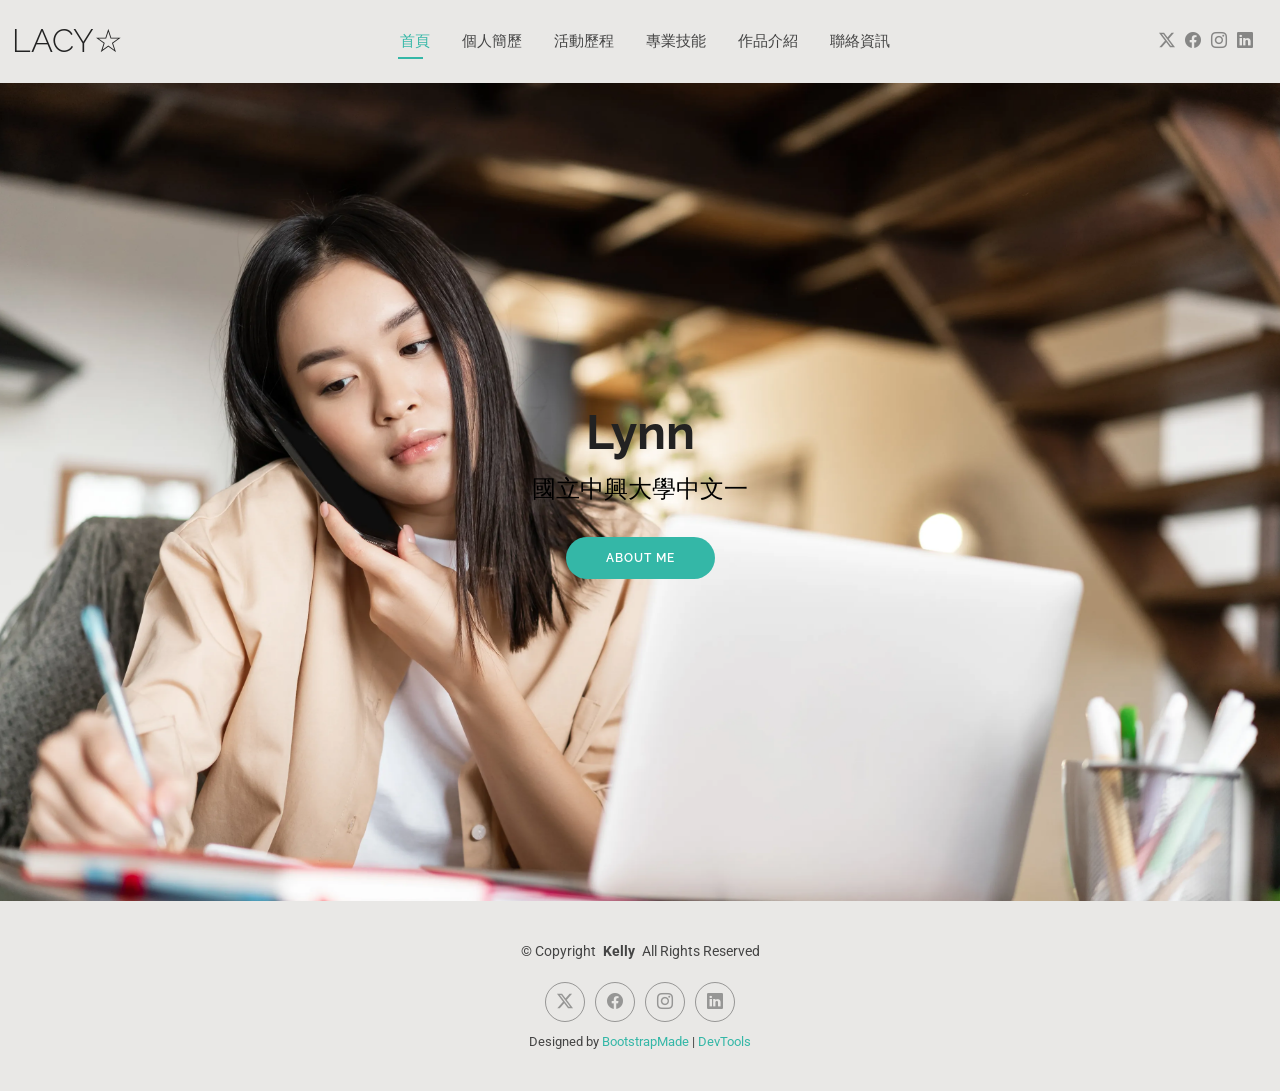
<file: index.html>
<!DOCTYPE html>
<html lang="en">

<head>
  <meta charset="utf-8">
  <meta content="width=device-width, initial-scale=1.0" name="viewport">
  <title>Lacyの首頁☆</title>
  <meta name="description" content="">
  <meta name="keywords" content="">

  <!-- Favicons -->
  <link href="assets/img/favicon.png" rel="icon">
  <link href="assets/img/apple-touch-icon.png" rel="apple-touch-icon">

  <!-- Fonts -->
  <link href="https://fonts.googleapis.com" rel="preconnect">
  <link href="https://fonts.gstatic.com" rel="preconnect" crossorigin>
  <link href="https://fonts.googleapis.com/css2?family=Roboto:ital,wght@0,100;0,300;0,400;0,500;0,700;0,900;1,100;1,300;1,400;1,500;1,700;1,900&family=Poppins:ital,wght@0,100;0,200;0,300;0,400;0,500;0,600;0,700;0,800;0,900;1,100;1,200;1,300;1,400;1,500;1,600;1,700;1,800;1,900&family=Raleway:ital,wght@0,100;0,200;0,300;0,400;0,500;0,600;0,700;0,800;0,900;1,100;1,200;1,300;1,400;1,500;1,600;1,700;1,800;1,900&display=swap" rel="stylesheet">

  <!-- Vendor CSS Files -->
  <link href="assets/vendor/bootstrap/css/bootstrap.min.css" rel="stylesheet">
  <link href="assets/vendor/bootstrap-icons/bootstrap-icons.css" rel="stylesheet">
  <link href="assets/vendor/aos/aos.css" rel="stylesheet">
  <link href="assets/vendor/swiper/swiper-bundle.min.css" rel="stylesheet">
  <link href="assets/vendor/glightbox/css/glightbox.min.css" rel="stylesheet">

  <!-- Main CSS File -->
  <link href="assets/css/main.css" rel="stylesheet">

  <!-- =======================================================
  * Template Name: Kelly
  * Template URL: https://bootstrapmade.com/kelly-free-bootstrap-cv-resume-html-template/
  * Updated: Aug 07 2024 with Bootstrap v5.3.3
  * Author: BootstrapMade.com
  * License: https://bootstrapmade.com/license/
  ======================================================== -->
</head>

<body class="index-page">

  <header id="header" class="header d-flex align-items-center light-background sticky-top">
    <div class="container-fluid position-relative d-flex align-items-center justify-content-between">

      <a href="index.html" class="logo d-flex align-items-center me-auto me-xl-0">
        <!-- Uncomment the line below if you also wish to use an image logo -->
        <!-- <img src="assets/img/logo.png" alt=""> -->
        <h1 class="sitename">Lacy☆</h1>
      </a>

      <nav id="navmenu" class="navmenu">
        <ul>
          <li><a href="index.html" class="active">首頁</a></li>
          <li><a href="about.html">個人簡歷</a></li>
          <li><a href="resume.html">活動歷程</a></li>
          <li><a href="services.html">專業技能</a></li>
          <li><a href="portfolio.html">作品介紹</a></li>
          
          <li><a href="contact.html">聯絡資訊</a></li>
        </ul>
        <i class="mobile-nav-toggle d-xl-none bi bi-list"></i>
      </nav>

      <div class="header-social-links">
        <a href="#" class="twitter"><i class="bi bi-twitter-x"></i></a>
        <a href="#" class="facebook"><i class="bi bi-facebook"></i></a>
        <a href="#" class="instagram"><i class="bi bi-instagram"></i></a>
        <a href="#" class="linkedin"><i class="bi bi-linkedin"></i></a>
      </div>

    </div>
  </header>

  <main class="main">

    <!-- Hero Section -->
    <section id="hero" class="hero section">

      <img src="assets/img/hero-bg.webp" alt="" data-aos="fade-in">

      <div class="container text-center" data-aos="zoom-out" data-aos-delay="100">
        <div class="row justify-content-center">
          <div class="col-lg-8">
            <h2>Lynn</h2>
            <p>國立中興大學中文一</p>
            <a href="about.html" class="btn-get-started">About Me</a>
          </div>
        </div>
      </div>

    </section><!-- /Hero Section -->

  </main>

  <footer id="footer" class="footer light-background">

    <div class="container">
      <div class="copyright text-center ">
        <p>© <span>Copyright</span> <strong class="px-1 sitename">Kelly</strong> <span>All Rights Reserved<br></span></p>
      </div>
      <div class="social-links d-flex justify-content-center">
        <a href=""><i class="bi bi-twitter-x"></i></a>
        <a href=""><i class="bi bi-facebook"></i></a>
        <a href=""><i class="bi bi-instagram"></i></a>
        <a href=""><i class="bi bi-linkedin"></i></a>
      </div>
      <div class="credits">
        <!-- All the links in the footer should remain intact. -->
        <!-- You can delete the links only if you've purchased the pro version. -->
        <!-- Licensing information: https://bootstrapmade.com/license/ -->
        <!-- Purchase the pro version with working PHP/AJAX contact form: [buy-url] -->
        Designed by <a href="https://bootstrapmade.com/">BootstrapMade</a> | <a href="https://bootstrapmade.com/tools/">DevTools</a>
      </div>
    </div>

  </footer>

  <!-- Scroll Top -->
  <a href="#" id="scroll-top" class="scroll-top d-flex align-items-center justify-content-center"><i class="bi bi-arrow-up-short"></i></a>

  <!-- Preloader -->
  <div id="preloader"></div>

  <!-- Vendor JS Files -->
  <script src="assets/vendor/bootstrap/js/bootstrap.bundle.min.js"></script>
  <script src="assets/vendor/php-email-form/validate.js"></script>
  <script src="assets/vendor/aos/aos.js"></script>
  <script src="assets/vendor/waypoints/noframework.waypoints.js"></script>
  <script src="assets/vendor/purecounter/purecounter_vanilla.js"></script>
  <script src="assets/vendor/swiper/swiper-bundle.min.js"></script>
  <script src="assets/vendor/glightbox/js/glightbox.min.js"></script>
  <script src="assets/vendor/imagesloaded/imagesloaded.pkgd.min.js"></script>
  <script src="assets/vendor/isotope-layout/isotope.pkgd.min.js"></script>

  <!-- Main JS File -->
  <script src="assets/js/main.js"></script>

</body>

</html>
</file>
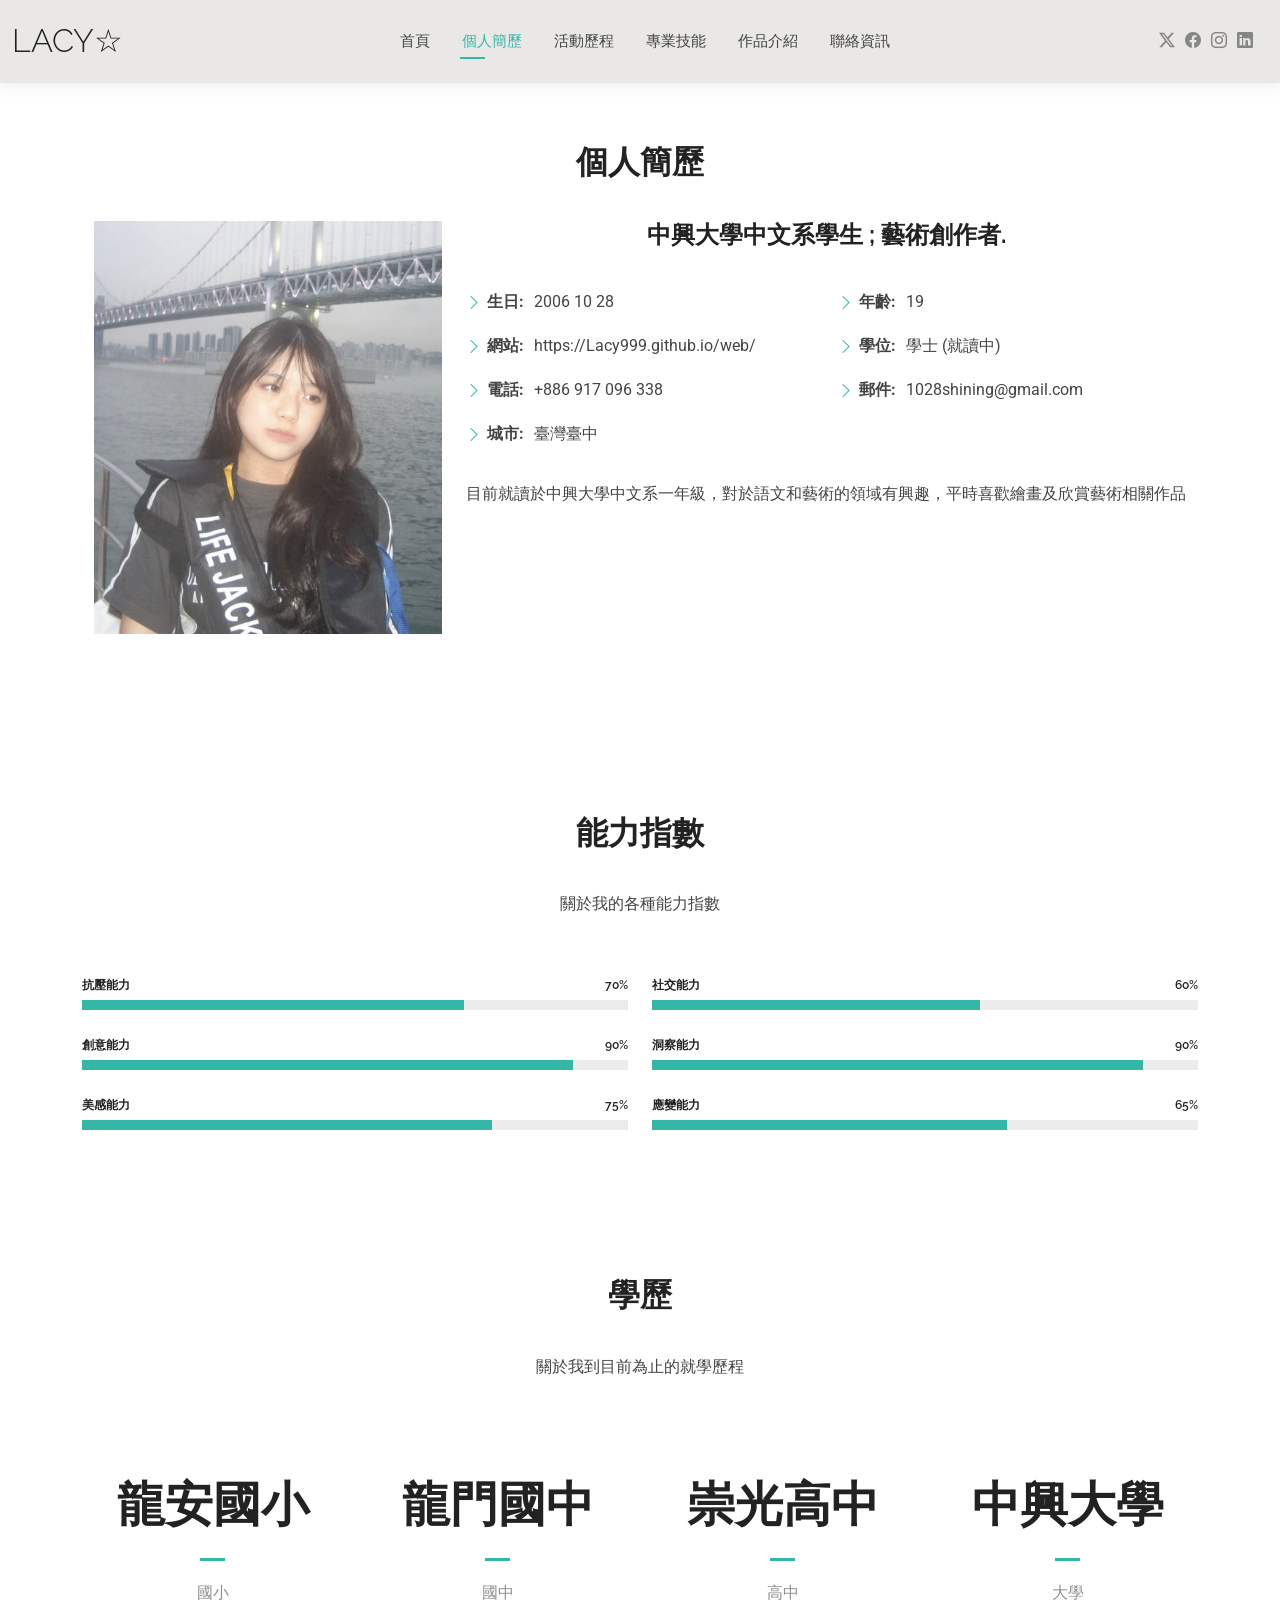
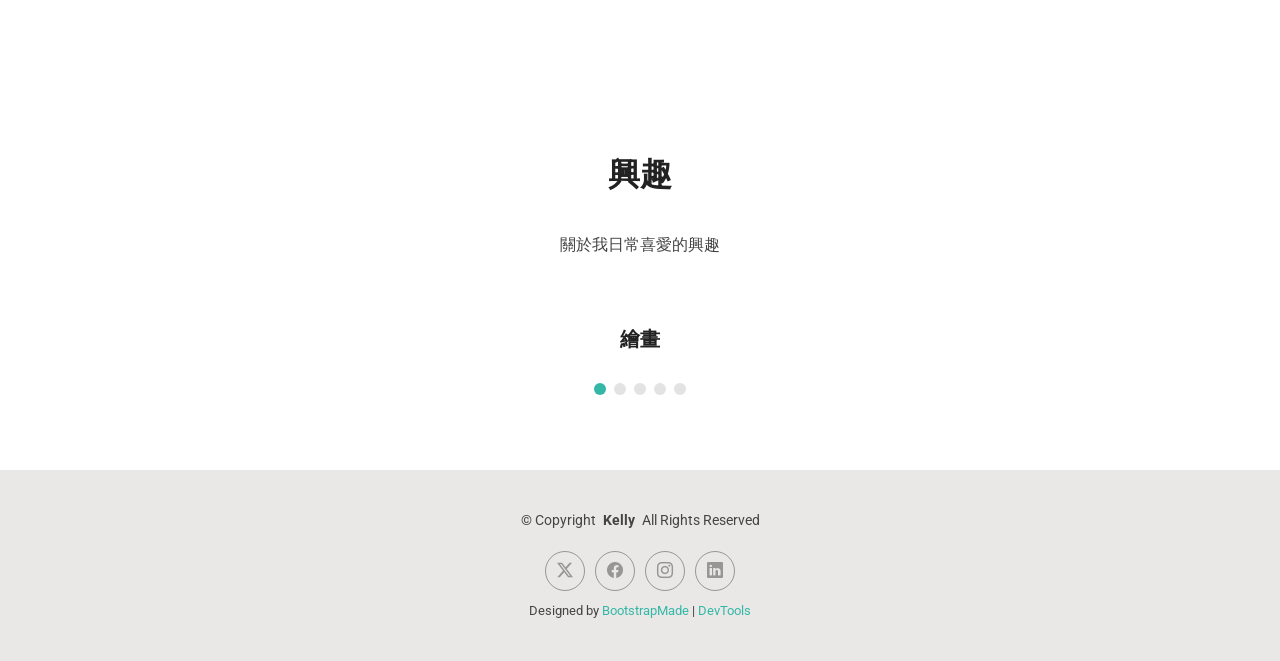
<file: about.html>
<!DOCTYPE html>
<html lang="en">

<head>
  <meta charset="utf-8">
  <meta content="width=device-width, initial-scale=1.0" name="viewport">
  <title>Lacyの個人簡歷☆</title>
  <meta name="description" content="">
  <meta name="keywords" content="">

  <!-- Favicons -->
  <link href="assets/img/favicon.png" rel="icon">
  <link href="assets/img/apple-touch-icon.png" rel="apple-touch-icon">

  <!-- Fonts -->
  <link href="https://fonts.googleapis.com" rel="preconnect">
  <link href="https://fonts.gstatic.com" rel="preconnect" crossorigin>
  <link href="https://fonts.googleapis.com/css2?family=Roboto:ital,wght@0,100;0,300;0,400;0,500;0,700;0,900;1,100;1,300;1,400;1,500;1,700;1,900&family=Poppins:ital,wght@0,100;0,200;0,300;0,400;0,500;0,600;0,700;0,800;0,900;1,100;1,200;1,300;1,400;1,500;1,600;1,700;1,800;1,900&family=Raleway:ital,wght@0,100;0,200;0,300;0,400;0,500;0,600;0,700;0,800;0,900;1,100;1,200;1,300;1,400;1,500;1,600;1,700;1,800;1,900&display=swap" rel="stylesheet">

  <!-- Vendor CSS Files -->
  <link href="assets/vendor/bootstrap/css/bootstrap.min.css" rel="stylesheet">
  <link href="assets/vendor/bootstrap-icons/bootstrap-icons.css" rel="stylesheet">
  <link href="assets/vendor/aos/aos.css" rel="stylesheet">
  <link href="assets/vendor/swiper/swiper-bundle.min.css" rel="stylesheet">
  <link href="assets/vendor/glightbox/css/glightbox.min.css" rel="stylesheet">

  <!-- Main CSS File -->
  <link href="assets/css/main.css" rel="stylesheet">

  <!-- =======================================================
  * Template Name: Kelly
  * Template URL: https://bootstrapmade.com/kelly-free-bootstrap-cv-resume-html-template/
  * Updated: Aug 07 2024 with Bootstrap v5.3.3
  * Author: BootstrapMade.com
  * License: https://bootstrapmade.com/license/
  ======================================================== -->
</head>

<body class="about-page">

  <header id="header" class="header d-flex align-items-center light-background sticky-top">
    <div class="container-fluid position-relative d-flex align-items-center justify-content-between">

      <a href="index.html" class="logo d-flex align-items-center me-auto me-xl-0">
        <!-- Uncomment the line below if you also wish to use an image logo -->
        <!-- <img src="assets/img/logo.png" alt=""> -->
        <h1 class="sitename">Lacy☆</h1>
      </a>

      <nav id="navmenu" class="navmenu">
        <ul>
          <li><a href="index.html">首頁</a></li>
          <li><a href="about.html" class="active">個人簡歷</a></li>
          <li><a href="resume.html">活動歷程</a></li>
          <li><a href="services.html">專業技能</a></li>
          <li><a href="portfolio.html">作品介紹</a></li>
         
          <li><a href="contact.html">聯絡資訊</a></li>
        </ul>
        <i class="mobile-nav-toggle d-xl-none bi bi-list"></i>
      </nav>

      <div class="header-social-links">
        <a href="#" class="twitter"><i class="bi bi-twitter-x"></i></a>
        <a href="#" class="facebook"><i class="bi bi-facebook"></i></a>
        <a href="#" class="instagram"><i class="bi bi-instagram"></i></a>
        <a href="#" class="linkedin"><i class="bi bi-linkedin"></i></a>
      </div>

    </div>
  </header>

  <main class="main">

    <!-- About Section -->
    <section id="about" class="about section">

      <!-- Section Title -->
      <div class="container section-title" data-aos="fade-up">
        <h2>個人簡歷</h2>
       

      <div class="container" data-aos="fade-up" data-aos-delay="100">

        <div class="row gy-4 justify-content-center">
          <div class="col-lg-4">
            <img src="assets/img/profile-img.jpg" class="img-fluid" alt="">
          </div>
          <div class="col-lg-8 content">
            <h2>中興大學中文系學生 ; 藝術創作者.</h2>
            <div class="row">
              <div class="col-lg-6">
                <ul>
                  <li><i class="bi bi-chevron-right"></i> <strong>生日:</strong> <span>2006 10 28</span></li>
                  <li><i class="bi bi-chevron-right"></i> <strong>網站:</strong> <span></span>https://Lacy999.github.io/web/</li>
                  <li><i class="bi bi-chevron-right"></i> <strong>電話:</strong> <span>+886 917 096 338</span></li>
                  <li><i class="bi bi-chevron-right"></i> <strong>城市:</strong> <span>臺灣臺中</span></li>
                </ul>
              </div>
              <div class="col-lg-6">
                <ul>
                  <li><i class="bi bi-chevron-right"></i> <strong>年齡:</strong> <span>19</span></li>
                  <li><i class="bi bi-chevron-right"></i> <strong>學位:</strong> <span>學士 (就讀中) </span></li>
                  <li><i class="bi bi-chevron-right"></i> <strong>郵件:</strong> <span>1028shining@gmail.com</span></li>
                </ul>
              </div>
            </div>
            <p class="py-3">
              目前就讀於中興大學中文系一年級，對於語文和藝術的領域有興趣，平時喜歡繪畫及欣賞藝術相關作品
            </p>
          </div>
        </div>

      </div>

    </section><!-- /About Section -->

    <!-- Skills Section -->
    <section id="skills" class="skills section">

      <!-- Section Title -->
      <div class="container section-title" data-aos="fade-up">
        <h2>能力指數</h2>
        <p>關於我的各種能力指數</p>
      </div><!-- End Section Title -->

      <div class="container" data-aos="fade-up" data-aos-delay="100">

        <div class="row skills-content skills-animation">

          <div class="col-lg-6">

            <div class="progress">
              <span class="skill"><span>抗壓能力</span> <i class="val">70%</i></span>
              <div class="progress-bar-wrap">
                <div class="progress-bar" role="progressbar" aria-valuenow="70" aria-valuemin="0" aria-valuemax="100"></div>
              </div>
            </div><!-- End Skills Item -->

            <div class="progress">
              <span class="skill"><span>創意能力</span> <i class="val">90%</i></span>
              <div class="progress-bar-wrap">
                <div class="progress-bar" role="progressbar" aria-valuenow="90" aria-valuemin="0" aria-valuemax="100"></div>
              </div>
            </div><!-- End Skills Item -->

            <div class="progress">
              <span class="skill"><span>美感能力</span> <i class="val">75%</i></span>
              <div class="progress-bar-wrap">
                <div class="progress-bar" role="progressbar" aria-valuenow="75" aria-valuemin="0" aria-valuemax="100"></div>
              </div>
            </div><!-- End Skills Item -->

          </div>

          <div class="col-lg-6">

            <div class="progress">
              <span class="skill"><span>社交能力</span> <i class="val">60%</i></span>
              <div class="progress-bar-wrap">
                <div class="progress-bar" role="progressbar" aria-valuenow="60" aria-valuemin="0" aria-valuemax="100"></div>
              </div>
            </div><!-- End Skills Item -->

            <div class="progress">
              <span class="skill"><span>洞察能力</span> <i class="val">90%</i></span>
              <div class="progress-bar-wrap">
                <div class="progress-bar" role="progressbar" aria-valuenow="90" aria-valuemin="0" aria-valuemax="100"></div>
              </div>
            </div><!-- End Skills Item -->

            <div class="progress">
              <span class="skill"><span>應變能力</span> <i class="val">65%</i></span>
              <div class="progress-bar-wrap">
                <div class="progress-bar" role="progressbar" aria-valuenow="65" aria-valuemin="0" aria-valuemax="100"></div>
              </div>
            </div><!-- End Skills Item -->

          </div>

        </div>

      </div>

    </section><!-- /Skills Section -->

    <!-- Stats Section -->
    <section id="stats" class="stats section">

      <!-- Section Title -->
      <div class="container section-title" data-aos="fade-up">
        <h2>學歷</h2>
        <p>關於我到目前為止的就學歷程</p>
      </div><!-- End Section Title -->

      <div class="container" data-aos="fade-up" data-aos-delay="100">

        <div class="row gy-4">

          <div class="col-lg-3 col-md-6">
            <div class="stats-item text-center w-100 h-100">
              <span>龍安國小</span>
              <p>國小</p>
            </div>
          </div><!-- End Stats Item -->

          <div class="col-lg-3 col-md-6">
            <div class="stats-item text-center w-100 h-100">
              <span>龍門國中</span>
              <p>國中</p>
            </div>
          </div><!-- End Stats Item -->

          <div class="col-lg-3 col-md-6">
            <div class="stats-item text-center w-100 h-100">
              <span>崇光高中</span>
              <p>高中</p>
            </div>
          </div><!-- End Stats Item -->

          <div class="col-lg-3 col-md-6">
            <div class="stats-item text-center w-100 h-100">
              <span>中興大學</span>
              <p>大學</p>
            </div>
          </div><!-- End Stats Item -->

        </div>

      </div>

    </section><!-- /Stats Section -->

    <!-- Testimonials Section -->
    <section id="testimonials" class="testimonials section">

      <!-- Section Title -->
      <div class="container section-title" data-aos="fade-up">
        <h2>興趣</h2>
        <p>關於我日常喜愛的興趣</p>
      </div><!-- End Section Title -->

      <div class="container" data-aos="fade-up" data-aos-delay="100">

        <div class="swiper init-swiper">
          <script type="application/json" class="swiper-config">
            {
              "loop": true,
              "speed": 600,
              "autoplay": {
                "delay": 5000
              },
              "slidesPerView": "auto",
              "pagination": {
                "el": ".swiper-pagination",
                "type": "bullets",
                "clickable": true
              }
            }
          </script>
          <div class="swiper-wrapper">

            <div class="swiper-slide">
              <div class="testimonial-item">
                
                <h3>繪畫</h3>
        
                <p>
                  
                </p>
              </div>
            </div><!-- End testimonial item -->

            <div class="swiper-slide">
              <div class="testimonial-item">
                
                <h3>看動漫</h3>
              
                <p>
                 
                </p>
              </div>
            </div><!-- End testimonial item -->

            <div class="swiper-slide">
              <div class="testimonial-item">
                
                <h3>彈吉他</h3>
               
                <p>
                  
                </p>
              </div>
            </div><!-- End testimonial item -->

            <div class="swiper-slide">
              <div class="testimonial-item">
                
                
                <p>
                 
                </p>
              </div>
            </div><!-- End testimonial item -->

            <div class="swiper-slide">
              <div class="testimonial-item">
                
                <h3>旅遊</h3>
                
                <p>
                  
                </p>
              </div>
            </div><!-- End testimonial item -->

          </div>
          <div class="swiper-pagination"></div>
        </div>

      </div>

    </section><!-- /Testimonials Section -->

  </main>

  <footer id="footer" class="footer light-background">

    <div class="container">
      <div class="copyright text-center ">
        <p>© <span>Copyright</span> <strong class="px-1 sitename">Kelly</strong> <span>All Rights Reserved<br></span></p>
      </div>
      <div class="social-links d-flex justify-content-center">
        <a href=""><i class="bi bi-twitter-x"></i></a>
        <a href=""><i class="bi bi-facebook"></i></a>
        <a href=""><i class="bi bi-instagram"></i></a>
        <a href=""><i class="bi bi-linkedin"></i></a>
      </div>
      <div class="credits">
        <!-- All the links in the footer should remain intact. -->
        <!-- You can delete the links only if you've purchased the pro version. -->
        <!-- Licensing information: https://bootstrapmade.com/license/ -->
        <!-- Purchase the pro version with working PHP/AJAX contact form: [buy-url] -->
        Designed by <a href="https://bootstrapmade.com/">BootstrapMade</a> | <a href="https://bootstrapmade.com/tools/">DevTools</a>
      </div>
    </div>

  </footer>

  <!-- Scroll Top -->
  <a href="#" id="scroll-top" class="scroll-top d-flex align-items-center justify-content-center"><i class="bi bi-arrow-up-short"></i></a>

  <!-- Preloader -->
  <div id="preloader"></div>

  <!-- Vendor JS Files -->
  <script src="assets/vendor/bootstrap/js/bootstrap.bundle.min.js"></script>
  <script src="assets/vendor/php-email-form/validate.js"></script>
  <script src="assets/vendor/aos/aos.js"></script>
  <script src="assets/vendor/waypoints/noframework.waypoints.js"></script>
  <script src="assets/vendor/purecounter/purecounter_vanilla.js"></script>
  <script src="assets/vendor/swiper/swiper-bundle.min.js"></script>
  <script src="assets/vendor/glightbox/js/glightbox.min.js"></script>
  <script src="assets/vendor/imagesloaded/imagesloaded.pkgd.min.js"></script>
  <script src="assets/vendor/isotope-layout/isotope.pkgd.min.js"></script>

  <!-- Main JS File -->
  <script src="assets/js/main.js"></script>

</body>

</html>
</file>
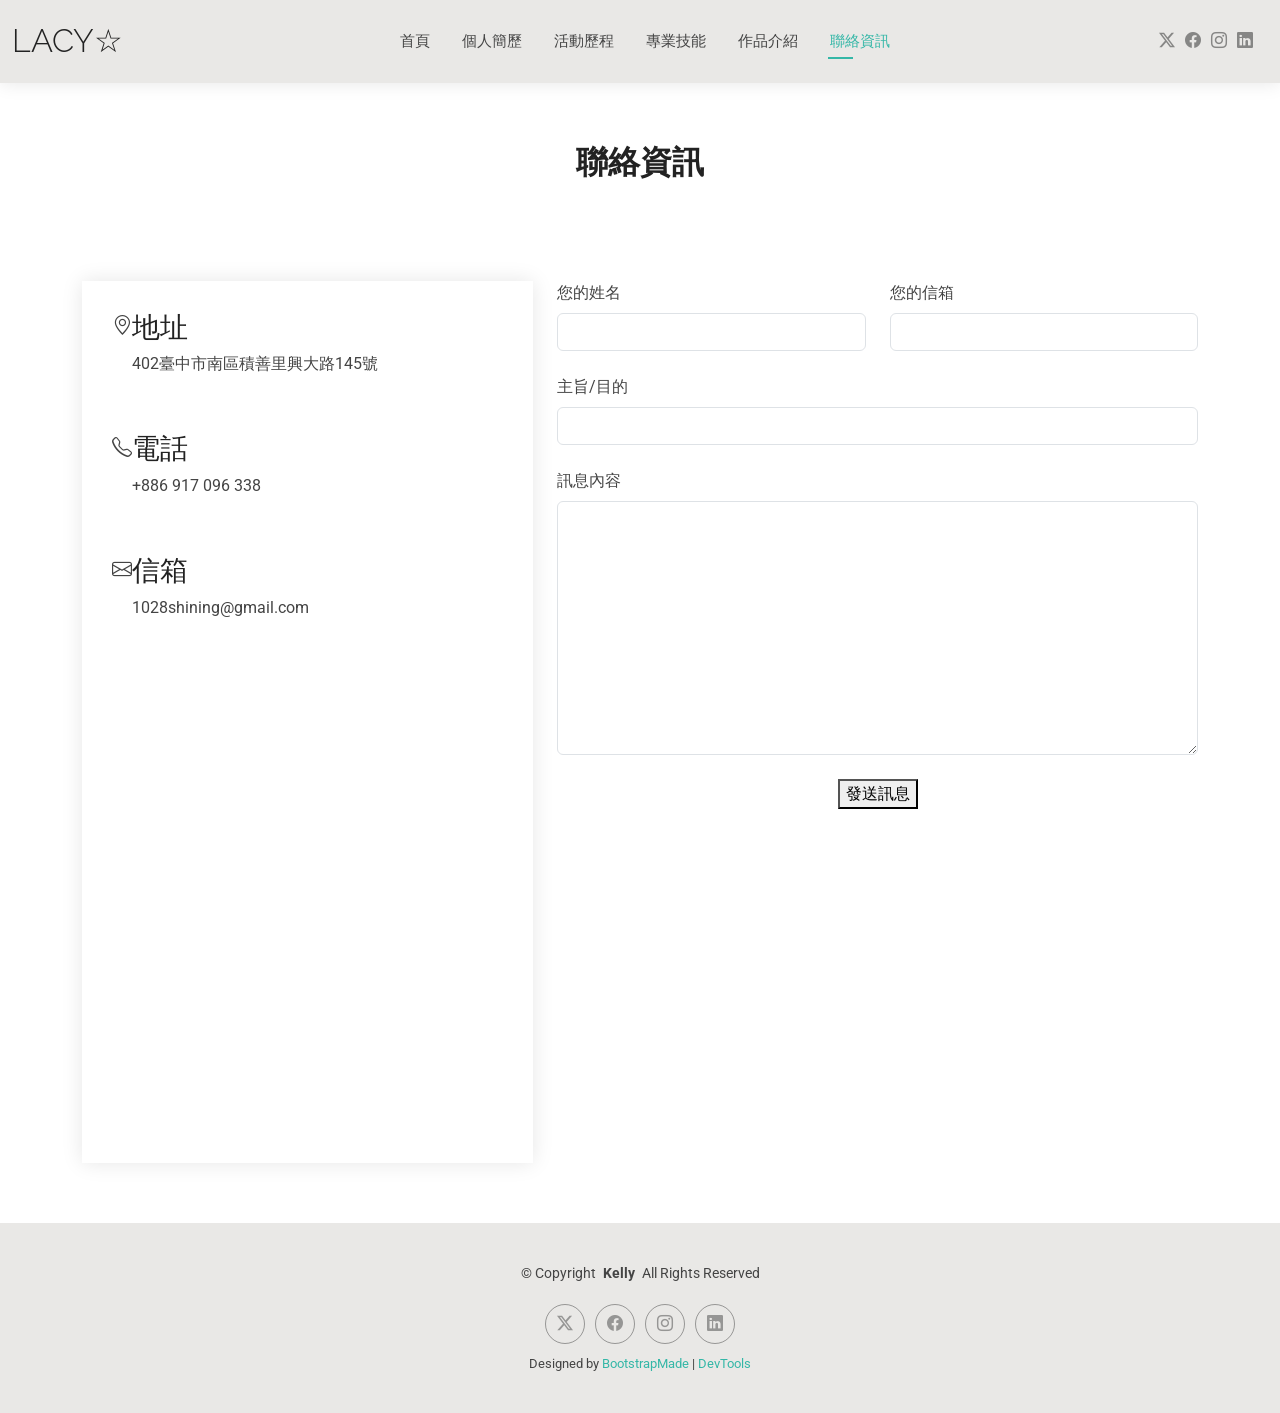
<file: contact.html>
<!DOCTYPE html>
<html lang="en">

<head>
  <meta charset="utf-8">
  <meta content="width=device-width, initial-scale=1.0" name="viewport">
  <title>Contact - Kelly Bootstrap Template</title>
  <meta name="description" content="">
  <meta name="keywords" content="">

  <!-- Favicons -->
  <link href="assets/img/favicon.png" rel="icon">
  <link href="assets/img/apple-touch-icon.png" rel="apple-touch-icon">

  <!-- Fonts -->
  <link href="https://fonts.googleapis.com" rel="preconnect">
  <link href="https://fonts.gstatic.com" rel="preconnect" crossorigin>
  <link href="https://fonts.googleapis.com/css2?family=Roboto:ital,wght@0,100;0,300;0,400;0,500;0,700;0,900;1,100;1,300;1,400;1,500;1,700;1,900&family=Poppins:ital,wght@0,100;0,200;0,300;0,400;0,500;0,600;0,700;0,800;0,900;1,100;1,200;1,300;1,400;1,500;1,600;1,700;1,800;1,900&family=Raleway:ital,wght@0,100;0,200;0,300;0,400;0,500;0,600;0,700;0,800;0,900;1,100;1,200;1,300;1,400;1,500;1,600;1,700;1,800;1,900&display=swap" rel="stylesheet">

  <!-- Vendor CSS Files -->
  <link href="assets/vendor/bootstrap/css/bootstrap.min.css" rel="stylesheet">
  <link href="assets/vendor/bootstrap-icons/bootstrap-icons.css" rel="stylesheet">
  <link href="assets/vendor/aos/aos.css" rel="stylesheet">
  <link href="assets/vendor/swiper/swiper-bundle.min.css" rel="stylesheet">
  <link href="assets/vendor/glightbox/css/glightbox.min.css" rel="stylesheet">

  <!-- Main CSS File -->
  <link href="assets/css/main.css" rel="stylesheet">

  <!-- =======================================================
  * Template Name: Kelly
  * Template URL: https://bootstrapmade.com/kelly-free-bootstrap-cv-resume-html-template/
  * Updated: Aug 07 2024 with Bootstrap v5.3.3
  * Author: BootstrapMade.com
  * License: https://bootstrapmade.com/license/
  ======================================================== -->
</head>

<body class="contact-page">

  <header id="header" class="header d-flex align-items-center light-background sticky-top">
    <div class="container-fluid position-relative d-flex align-items-center justify-content-between">

      <a href="index.html" class="logo d-flex align-items-center me-auto me-xl-0">
        <!-- Uncomment the line below if you also wish to use an image logo -->
        <!-- <img src="assets/img/logo.png" alt=""> -->
        <h1 class="sitename">Lacy☆</h1>
      </a>

      <nav id="navmenu" class="navmenu">
        <ul>
          <li><a href="index.html">首頁</a></li>
          <li><a href="about.html">個人簡歷</a></li>
          <li><a href="resume.html">活動歷程</a></li>
          <li><a href="services.html">專業技能</a></li>
          <li><a href="portfolio.html">作品介紹</a></li>
          <li><a href="contact.html" class="active">聯絡資訊</a></li>
        </ul>
        <i class="mobile-nav-toggle d-xl-none bi bi-list"></i>
      </nav>

      <div class="header-social-links">
        <a href="#" class="twitter"><i class="bi bi-twitter-x"></i></a>
        <a href="#" class="facebook"><i class="bi bi-facebook"></i></a>
        <a href="#" class="instagram"><i class="bi bi-instagram"></i></a>
        <a href="#" class="linkedin"><i class="bi bi-linkedin"></i></a>
      </div>

    </div>
  </header>

  <main class="main">

    <!-- Contact Section -->
    <section id="contact" class="contact section">

      <!-- Section Title -->
      <div class="container section-title" data-aos="fade-up">
        <h2>聯絡資訊</h2>
        </div><!-- End Info Item -->

      <div class="container" data-aos="fade-up" data-aos-delay="100">

        <div class="row gy-4">

          <div class="col-lg-5">

            <div class="info-wrap">
              <div class="info-item d-flex" data-aos="fade-up" data-aos-delay="200">
                <i class="bi bi-geo-alt flex-shrink-0"></i>
                <div>
                  <h3>地址</h3>
                  <p>402臺中市南區積善里興大路145號</p>
                </div>
              </div><!-- End Info Item -->

              <div class="info-item d-flex" data-aos="fade-up" data-aos-delay="300">
                <i class="bi bi-telephone flex-shrink-0"></i>
                <div>
                  <h3>電話</h3>
                  <p>+886 917 096 338</p>
                </div>
              </div><!-- End Info Item -->

              <div class="info-item d-flex" data-aos="fade-up" data-aos-delay="400">
                <i class="bi bi-envelope flex-shrink-0"></i>
                <div>
                  <h3>信箱</h3>
                  <p>1028shining@gmail.com</p>
                </div>
              </div><!-- End Info Item -->

        
          <iframe src="https://www.google.com/maps/embed?pb=!1m18!1m12!1m3!1d7282.744786289545!2d120.6727510760308!3d24.123556874347017!2m3!1f0!2f0!3f0!3m2!1i1024!2i768!4f13.1!3m3!1m2!1s0x34693cfcecffe9d9%3A0xe28afadc0dad203a!2z5ZyL56uL5Lit6IiI5aSn5a24!5e0!3m2!1szh-TW!2stw!4v1780376448799!5m2!1szh-TW!2stw" width="400" height="450" style="border:0;" allowfullscreen="" loading="lazy" referrerpolicy="no-referrer-when-downgrade"></iframe>
            </div>
          </div>

          <div class="col-lg-7">
            <form action="forms/contact.php" method="post" class="php-email-form" data-aos="fade-up" data-aos-delay="200">
              <div class="row gy-4">


                <div class="col-md-6">
                  <label for="name-field" class="pb-2">您的姓名</label>
                  <input type="text" name="name" id="name-field" class="form-control" required="">
                </div>

                <div class="col-md-6">
                  <label for="email-field" class="pb-2">您的信箱</label>
                  <input type="email" class="form-control" name="email" id="email-field" required="">
                </div>

                <div class="col-md-12">
                  <label for="subject-field" class="pb-2">主旨/目的</label>
                  <input type="text" class="form-control" name="subject" id="subject-field" required="">
                </div>

                <div class="col-md-12">
                  <label for="message-field" class="pb-2">訊息內容</label>
                  <textarea class="form-control" name="message" rows="10" id="message-field" required=""></textarea>
                </div>

                <div class="col-md-12 text-center">
                  <div class="loading"></div>
                 <div class="error-message" style="display:none !important;"></div>
                  <div class="sent-message"></div>

                  <button type="submit">發送訊息</button>
                </div>

              </div>
            </form>
          </div><!-- End Contact Form -->

        </div>

      </div>

    </section><!-- /Contact Section -->

  </main>

  <footer id="footer" class="footer light-background">

    <div class="container">
      <div class="copyright text-center ">
        <p>© <span>Copyright</span> <strong class="px-1 sitename">Kelly</strong> <span>All Rights Reserved<br></span></p>
      </div>
      <div class="social-links d-flex justify-content-center">
        <a href=""><i class="bi bi-twitter-x"></i></a>
        <a href=""><i class="bi bi-facebook"></i></a>
        <a href=""><i class="bi bi-instagram"></i></a>
        <a href=""><i class="bi bi-linkedin"></i></a>
      </div>
      <div class="credits">
        <!-- All the links in the footer should remain intact. -->
        <!-- You can delete the links only if you've purchased the pro version. -->
        <!-- Licensing information: https://bootstrapmade.com/license/ -->
        <!-- Purchase the pro version with working PHP/AJAX contact form: [buy-url] -->
        Designed by <a href="https://bootstrapmade.com/">BootstrapMade</a> | <a href="https://bootstrapmade.com/tools/">DevTools</a>
      </div>
    </div>

  </footer>

  <!-- Scroll Top -->
  <a href="#" id="scroll-top" class="scroll-top d-flex align-items-center justify-content-center"><i class="bi bi-arrow-up-short"></i></a>

  <!-- Preloader -->
  <div id="preloader"></div>

  <!-- Vendor JS Files -->
  <script src="assets/vendor/bootstrap/js/bootstrap.bundle.min.js"></script>
  <script src="assets/vendor/php-email-form/validate.js"></script>
  <script src="assets/vendor/aos/aos.js"></script>
  <script src="assets/vendor/waypoints/noframework.waypoints.js"></script>
  <script src="assets/vendor/purecounter/purecounter_vanilla.js"></script>
  <script src="assets/vendor/swiper/swiper-bundle.min.js"></script>
  <script src="assets/vendor/glightbox/js/glightbox.min.js"></script>
  <script src="assets/vendor/imagesloaded/imagesloaded.pkgd.min.js"></script>
  <script src="assets/vendor/isotope-layout/isotope.pkgd.min.js"></script>

  <!-- Main JS File -->
  <script src="assets/js/main.js"></script>
<script>
document.getElementById('google-contact-form').addEventListener('submit', function(e) {
e.preventDefault(); // 阻止網頁跳轉
var form = this;
var loading = form.querySelector('.loading');
var errorMessage = form.querySelector('.error-message');
var sentMessage = form.querySelector('.sent-message');
// 顯示 Loading，隱藏其他提示
loading.style.display = 'block';
errorMessage.style.display = 'none';
sentMessage.style.display = 'none';
// 封裝表單資料
var formData = new FormData(form);
var searchParams = new URLSearchParams();
for (var pair of formData) {
searchParams.append(pair[0], pair[1]);
}
// 用 fetch 發送 POST 請求到 Google GAS
fetch(form.action, {
method: 'POST',
body: searchParams,
headers: {
'Content-Type': 'application/x-www-form-urlencoded'
}
})
.then(response => response.text())
.then(data => {
loading.style.display = 'none';
if (data === 'success') {
sentMessage.style.display = 'block'; // 顯示成功畫面
form.reset(); // 清空表單
} else {
errorMessage.textContent = '傳送失敗，請稍後再試。錯誤原因：' + data;
errorMessage.style.display = 'block';
}
})
.catch(error => {
loading.style.display = 'none';
errorMessage.textContent = '連線錯誤：' + error;
errorMessage.style.display = 'block';
});
});

</body>

</html>
</file>
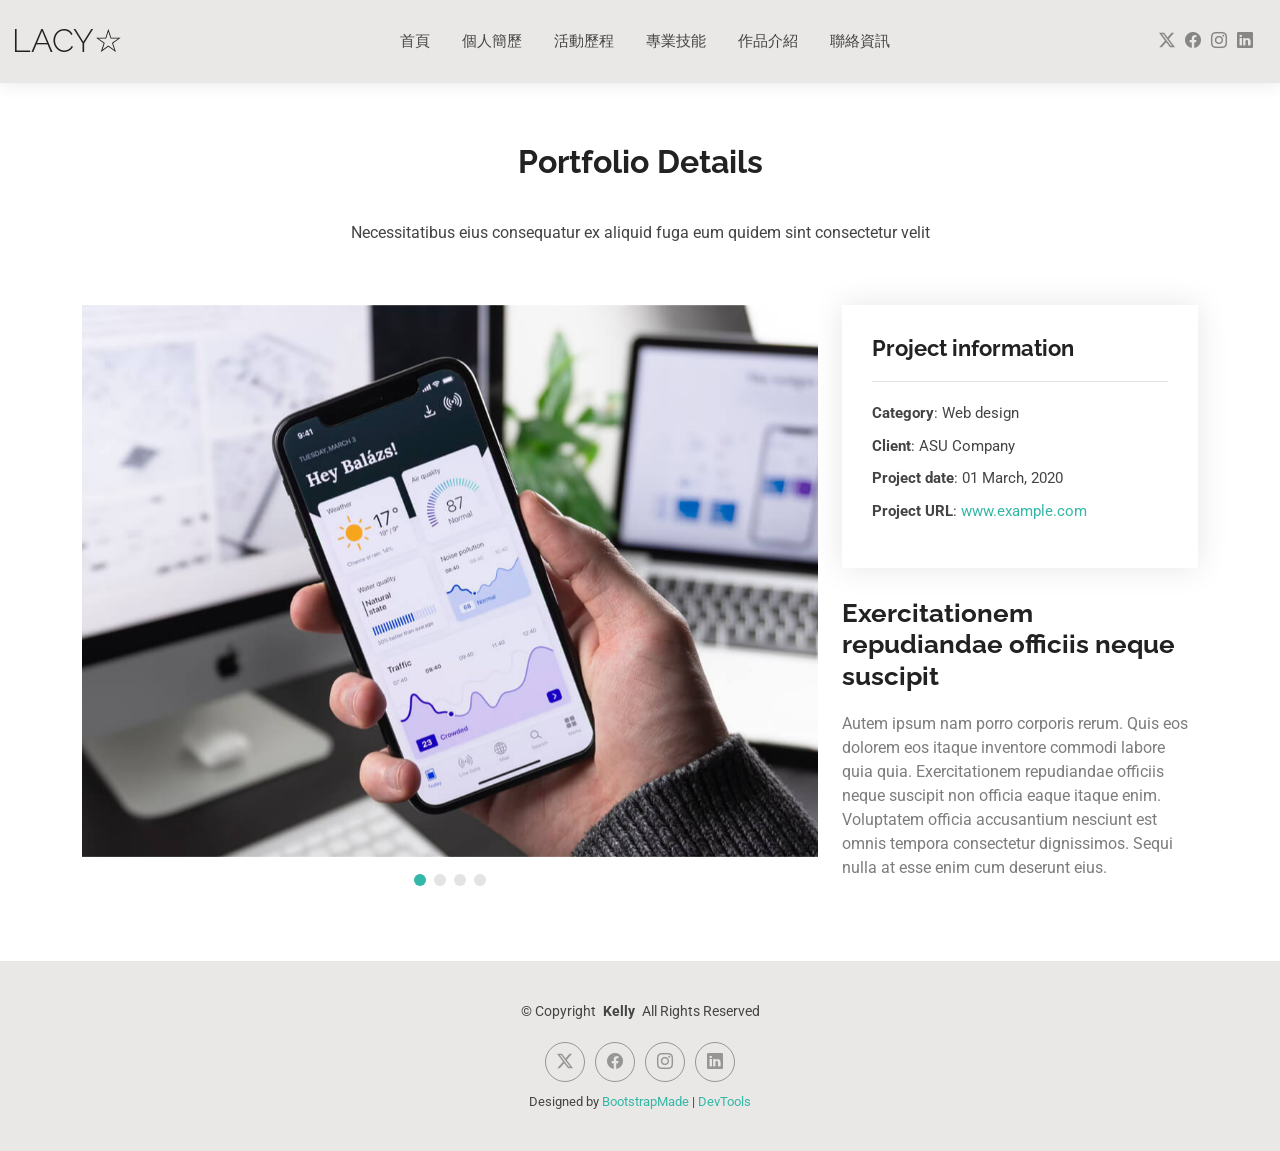
<file: portfolio-details.html>
<!DOCTYPE html>
<html lang="en">

<head>
  <meta charset="utf-8">
  <meta content="width=device-width, initial-scale=1.0" name="viewport">
  <title>Lacyの作品介紹☆</title>
  <meta name="description" content="">
  <meta name="keywords" content="">

  <!-- Favicons -->
  <link href="assets/img/favicon.png" rel="icon">
  <link href="assets/img/apple-touch-icon.png" rel="apple-touch-icon">

  <!-- Fonts -->
  <link href="https://fonts.googleapis.com" rel="preconnect">
  <link href="https://fonts.gstatic.com" rel="preconnect" crossorigin>
  <link href="https://fonts.googleapis.com/css2?family=Roboto:ital,wght@0,100;0,300;0,400;0,500;0,700;0,900;1,100;1,300;1,400;1,500;1,700;1,900&family=Poppins:ital,wght@0,100;0,200;0,300;0,400;0,500;0,600;0,700;0,800;0,900;1,100;1,200;1,300;1,400;1,500;1,600;1,700;1,800;1,900&family=Raleway:ital,wght@0,100;0,200;0,300;0,400;0,500;0,600;0,700;0,800;0,900;1,100;1,200;1,300;1,400;1,500;1,600;1,700;1,800;1,900&display=swap" rel="stylesheet">

  <!-- Vendor CSS Files -->
  <link href="assets/vendor/bootstrap/css/bootstrap.min.css" rel="stylesheet">
  <link href="assets/vendor/bootstrap-icons/bootstrap-icons.css" rel="stylesheet">
  <link href="assets/vendor/aos/aos.css" rel="stylesheet">
  <link href="assets/vendor/swiper/swiper-bundle.min.css" rel="stylesheet">
  <link href="assets/vendor/glightbox/css/glightbox.min.css" rel="stylesheet">

  <!-- Main CSS File -->
  <link href="assets/css/main.css" rel="stylesheet">

  <!-- =======================================================
  * Template Name: Kelly
  * Template URL: https://bootstrapmade.com/kelly-free-bootstrap-cv-resume-html-template/
  * Updated: Aug 07 2024 with Bootstrap v5.3.3
  * Author: BootstrapMade.com
  * License: https://bootstrapmade.com/license/
  ======================================================== -->
</head>

<body class="portfolio-details-page">

  <header id="header" class="header d-flex align-items-center light-background sticky-top">
    <div class="container-fluid position-relative d-flex align-items-center justify-content-between">

      <a href="index.html" class="logo d-flex align-items-center me-auto me-xl-0">
        <!-- Uncomment the line below if you also wish to use an image logo -->
        <!-- <img src="assets/img/logo.png" alt=""> -->
        <h1 class="sitename">Lacy☆</h1>
      </a>

      <nav id="navmenu" class="navmenu">
        <ul>
          <li><a href="index.html">首頁</a></li>
          <li><a href="about.html">個人簡歷</a></li>
          <li><a href="resume.html">活動歷程</a></li>
          <li><a href="services.html">專業技能</a></li>
          <li><a href="portfolio.html">作品介紹</a></li>
          
          <li><a href="contact.html">聯絡資訊</a></li>
        </ul>
        <i class="mobile-nav-toggle d-xl-none bi bi-list"></i>
      </nav>

      <div class="header-social-links">
        <a href="#" class="twitter"><i class="bi bi-twitter-x"></i></a>
        <a href="#" class="facebook"><i class="bi bi-facebook"></i></a>
        <a href="#" class="instagram"><i class="bi bi-instagram"></i></a>
        <a href="#" class="linkedin"><i class="bi bi-linkedin"></i></a>
      </div>

    </div>
  </header>

  <main class="main">

    <!-- Portfolio Details Section -->
    <section id="portfolio-details" class="portfolio-details section">

      <!-- Section Title -->
      <div class="container section-title" data-aos="fade-up">
        <h2>Portfolio Details</h2>
        <p>Necessitatibus eius consequatur ex aliquid fuga eum quidem sint consectetur velit</p>
      </div><!-- End Section Title -->

      <div class="container" data-aos="fade-up" data-aos-delay="100">

        <div class="row gy-4">

          <div class="col-lg-8">
            <div class="portfolio-details-slider swiper init-swiper">

              <script type="application/json" class="swiper-config">
                {
                  "loop": true,
                  "speed": 600,
                  "autoplay": {
                    "delay": 5000
                  },
                  "slidesPerView": "auto",
                  "pagination": {
                    "el": ".swiper-pagination",
                    "type": "bullets",
                    "clickable": true
                  }
                }
              </script>

              <div class="swiper-wrapper align-items-center">

                <div class="swiper-slide">
                  <img src="assets/img/portfolio/app-1.jpg" alt="">
                </div>

                <div class="swiper-slide">
                  <img src="assets/img/portfolio/product-1.jpg" alt="">
                </div>

                <div class="swiper-slide">
                  <img src="assets/img/portfolio/branding-1.jpg" alt="">
                </div>

                <div class="swiper-slide">
                  <img src="assets/img/portfolio/books-1.jpg" alt="">
                </div>

              </div>
              <div class="swiper-pagination"></div>
            </div>
          </div>

          <div class="col-lg-4">
            <div class="portfolio-info" data-aos="fade-up" data-aos-delay="200">
              <h3>Project information</h3>
              <ul>
                <li><strong>Category</strong>: Web design</li>
                <li><strong>Client</strong>: ASU Company</li>
                <li><strong>Project date</strong>: 01 March, 2020</li>
                <li><strong>Project URL</strong>: <a href="#">www.example.com</a></li>
              </ul>
            </div>
            <div class="portfolio-description" data-aos="fade-up" data-aos-delay="300">
              <h2>Exercitationem repudiandae officiis neque suscipit</h2>
              <p>
                Autem ipsum nam porro corporis rerum. Quis eos dolorem eos itaque inventore commodi labore quia quia. Exercitationem repudiandae officiis neque suscipit non officia eaque itaque enim. Voluptatem officia accusantium nesciunt est omnis tempora consectetur dignissimos. Sequi nulla at esse enim cum deserunt eius.
              </p>
            </div>
          </div>

        </div>

      </div>

    </section><!-- /Portfolio Details Section -->

  </main>

  <footer id="footer" class="footer light-background">

    <div class="container">
      <div class="copyright text-center ">
        <p>© <span>Copyright</span> <strong class="px-1 sitename">Kelly</strong> <span>All Rights Reserved<br></span></p>
      </div>
      <div class="social-links d-flex justify-content-center">
        <a href=""><i class="bi bi-twitter-x"></i></a>
        <a href=""><i class="bi bi-facebook"></i></a>
        <a href=""><i class="bi bi-instagram"></i></a>
        <a href=""><i class="bi bi-linkedin"></i></a>
      </div>
      <div class="credits">
        <!-- All the links in the footer should remain intact. -->
        <!-- You can delete the links only if you've purchased the pro version. -->
        <!-- Licensing information: https://bootstrapmade.com/license/ -->
        <!-- Purchase the pro version with working PHP/AJAX contact form: [buy-url] -->
        Designed by <a href="https://bootstrapmade.com/">BootstrapMade</a> | <a href="https://bootstrapmade.com/tools/">DevTools</a>
      </div>
    </div>

  </footer>

  <!-- Scroll Top -->
  <a href="#" id="scroll-top" class="scroll-top d-flex align-items-center justify-content-center"><i class="bi bi-arrow-up-short"></i></a>

  <!-- Preloader -->
  <div id="preloader"></div>

  <!-- Vendor JS Files -->
  <script src="assets/vendor/bootstrap/js/bootstrap.bundle.min.js"></script>
  <script src="assets/vendor/php-email-form/validate.js"></script>
  <script src="assets/vendor/aos/aos.js"></script>
  <script src="assets/vendor/waypoints/noframework.waypoints.js"></script>
  <script src="assets/vendor/purecounter/purecounter_vanilla.js"></script>
  <script src="assets/vendor/swiper/swiper-bundle.min.js"></script>
  <script src="assets/vendor/glightbox/js/glightbox.min.js"></script>
  <script src="assets/vendor/imagesloaded/imagesloaded.pkgd.min.js"></script>
  <script src="assets/vendor/isotope-layout/isotope.pkgd.min.js"></script>

  <!-- Main JS File -->
  <script src="assets/js/main.js"></script>

</body>

</html>
</file>
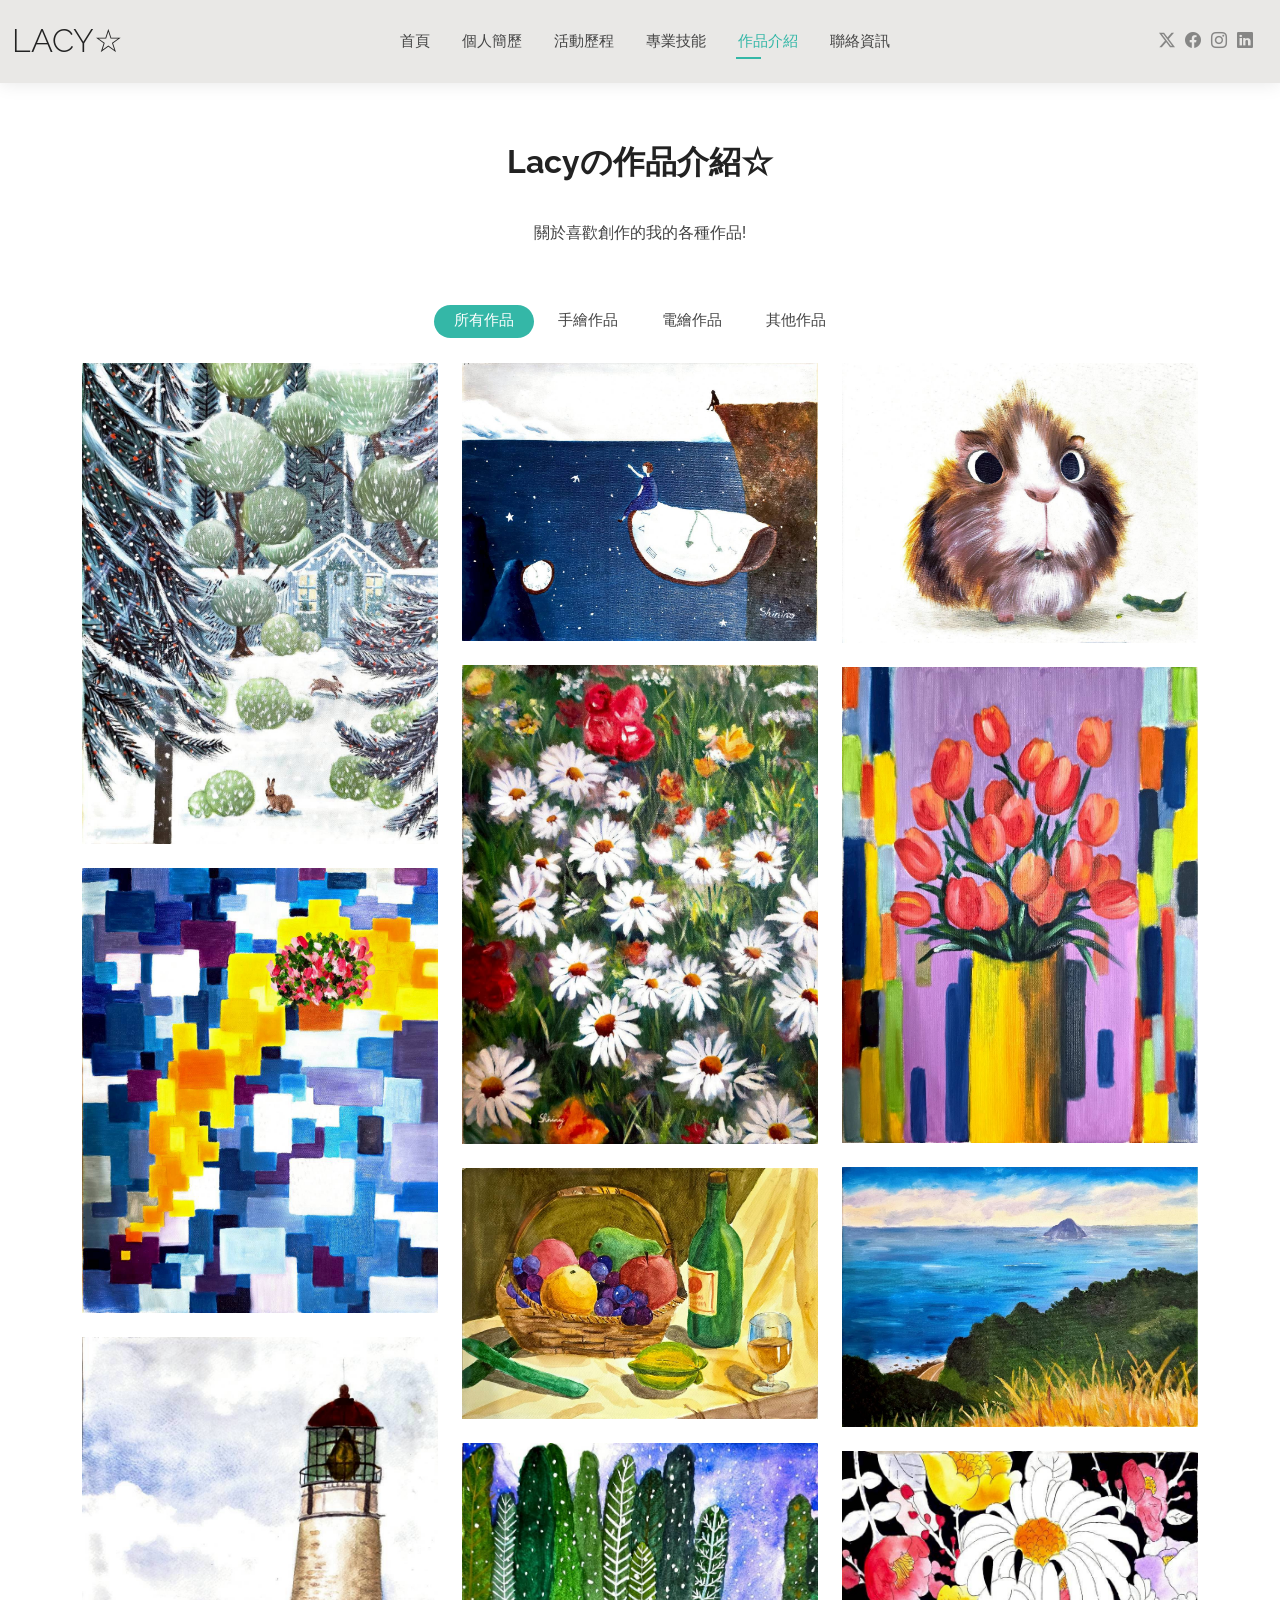
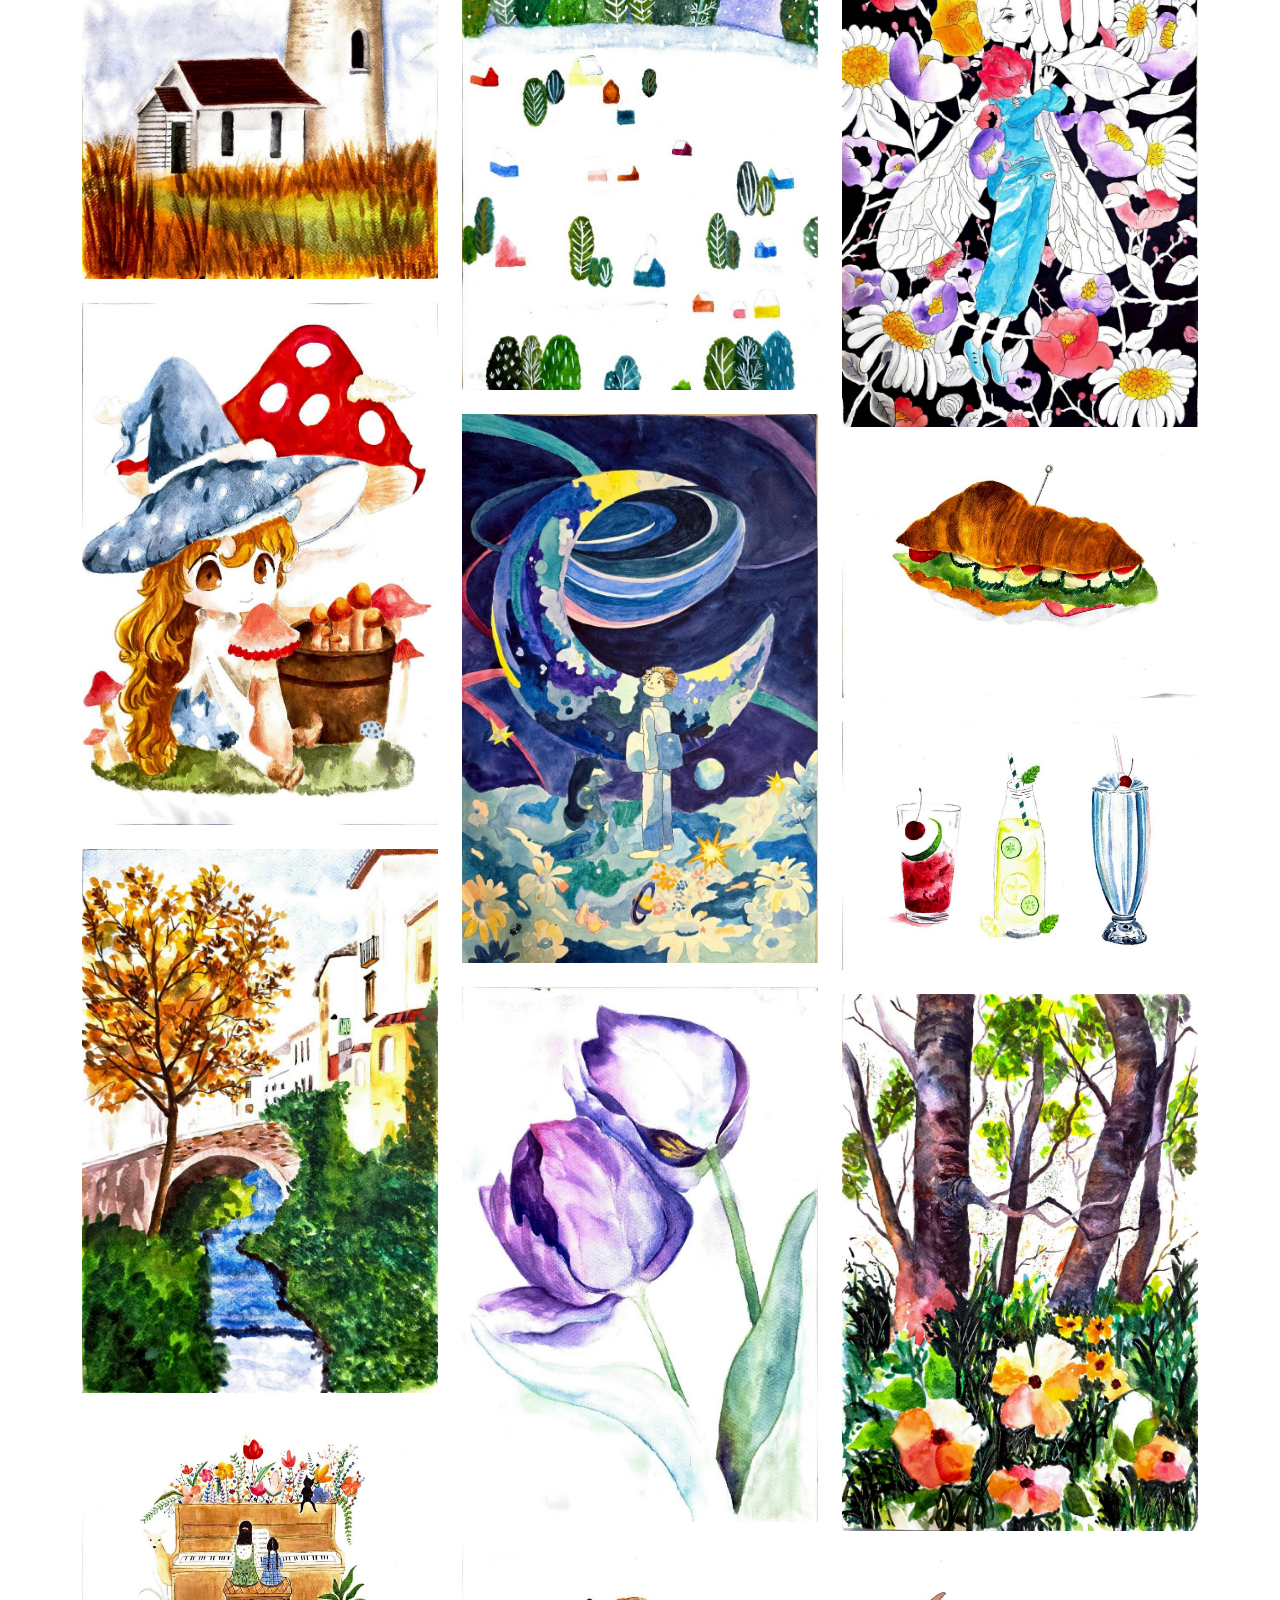
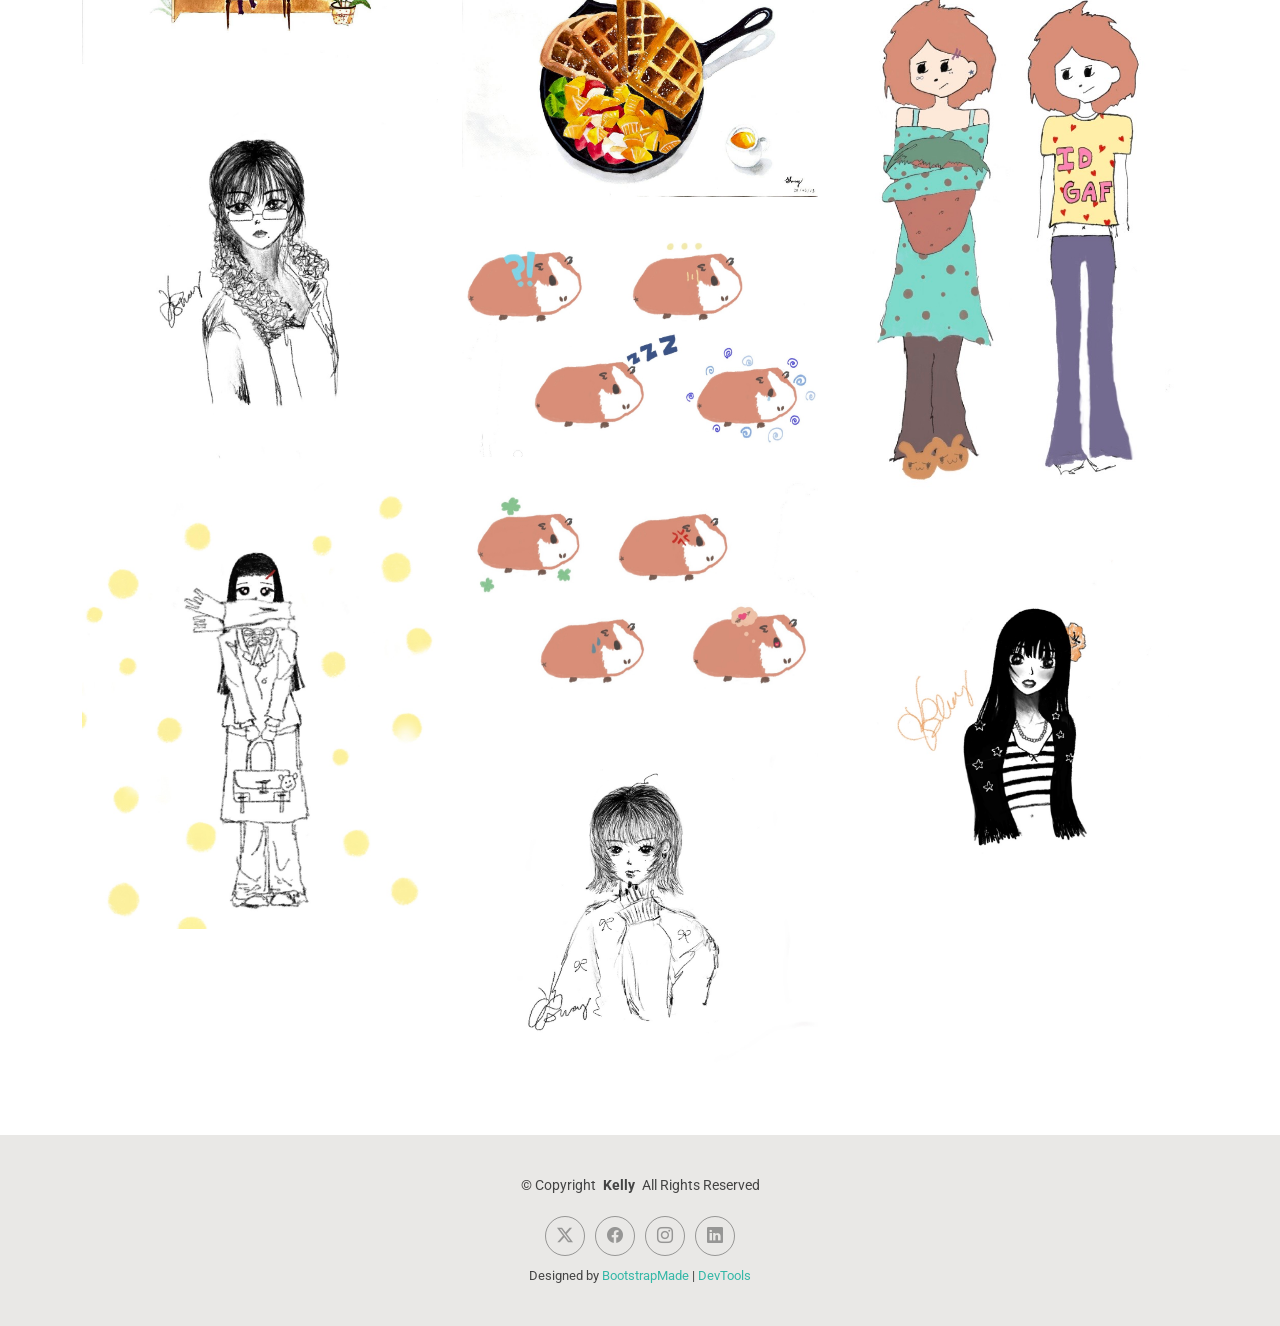
<file: portfolio.html>
<!DOCTYPE html>
<html lang="en">

<head>
  <meta charset="utf-8">
  <meta content="width=device-width, initial-scale=1.0" name="viewport">
  <title>Lacyの作品介紹☆</title>
  <meta name="description" content="">
  <meta name="keywords" content="">

  <!-- Favicons -->
  <link href="assets/img/favicon.png" rel="icon">
  <link href="assets/img/apple-touch-icon.png" rel="apple-touch-icon">

  <!-- Fonts -->
  <link href="https://fonts.googleapis.com" rel="preconnect">
  <link href="https://fonts.gstatic.com" rel="preconnect" crossorigin>
  <link href="https://fonts.googleapis.com/css2?family=Roboto:ital,wght@0,100;0,300;0,400;0,500;0,700;0,900;1,100;1,300;1,400;1,500;1,700;1,900&family=Poppins:ital,wght@0,100;0,200;0,300;0,400;0,500;0,600;0,700;0,800;0,900;1,100;1,200;1,300;1,400;1,500;1,600;1,700;1,800;1,900&family=Raleway:ital,wght@0,100;0,200;0,300;0,400;0,500;0,600;0,700;0,800;0,900;1,100;1,200;1,300;1,400;1,500;1,600;1,700;1,800;1,900&display=swap" rel="stylesheet">

  <!-- Vendor CSS Files -->
  <link href="assets/vendor/bootstrap/css/bootstrap.min.css" rel="stylesheet">
  <link href="assets/vendor/bootstrap-icons/bootstrap-icons.css" rel="stylesheet">
  <link href="assets/vendor/aos/aos.css" rel="stylesheet">
  <link href="assets/vendor/swiper/swiper-bundle.min.css" rel="stylesheet">
  <link href="assets/vendor/glightbox/css/glightbox.min.css" rel="stylesheet">

  <!-- Main CSS File -->
  <link href="assets/css/main.css" rel="stylesheet">

  <!-- =======================================================
  * Template Name: Kelly
  * Template URL: https://bootstrapmade.com/kelly-free-bootstrap-cv-resume-html-template/
  * Updated: Aug 07 2024 with Bootstrap v5.3.3
  * Author: BootstrapMade.com
  * License: https://bootstrapmade.com/license/
  ======================================================== -->
</head>

<body class="portfolio-page">

  <header id="header" class="header d-flex align-items-center light-background sticky-top">
    <div class="container-fluid position-relative d-flex align-items-center justify-content-between">

      <a href="index.html" class="logo d-flex align-items-center me-auto me-xl-0">
        <!-- Uncomment the line below if you also wish to use an image logo -->
        <!-- <img src="assets/img/logo.png" alt=""> -->
        <h1 class="sitename">Lacy☆</h1>
      </a>

      <nav id="navmenu" class="navmenu">
        <ul>
          <li><a href="index.html">首頁</a></li>
          <li><a href="about.html">個人簡歷</a></li>
          <li><a href="resume.html">活動歷程</a></li>
          <li><a href="services.html">專業技能</a></li>
          <li><a href="portfolio.html" class="active">作品介紹</a></li>
         
          <li><a href="contact.html">聯絡資訊</a></li>
        </ul>
        <i class="mobile-nav-toggle d-xl-none bi bi-list"></i>
      </nav>

      <div class="header-social-links">
        <a href="#" class="twitter"><i class="bi bi-twitter-x"></i></a>
        <a href="#" class="facebook"><i class="bi bi-facebook"></i></a>
        <a href="#" class="instagram"><i class="bi bi-instagram"></i></a>
        <a href="#" class="linkedin"><i class="bi bi-linkedin"></i></a>
      </div>

    </div>
  </header>

  <main class="main">

    <!-- Portfolio Section -->
    <section id="portfolio" class="portfolio section">

      <!-- Section Title -->
      <div class="container section-title" data-aos="fade-up">
       <h2>Lacyの作品介紹☆</h2>
        <p>關於喜歡創作的我的各種作品!</p>
      </div><!-- End Section Title -->

      <div class="container">

        <div class="isotope-layout" data-default-filter="*" data-layout="masonry" data-sort="original-order">

          <ul class="portfolio-filters isotope-filters" data-aos="fade-up" data-aos-delay="100">
            <li data-filter="*" class="filter-active">所有作品</li>
            <li data-filter=".filter-app">手繪作品</li>
            <li data-filter=".filter-product">電繪作品</li>
            <li data-filter=".filter-branding">其他作品</li>
          </ul><!-- End Portfolio Filters -->

          <div class="row gy-4 isotope-container" data-aos="fade-up" data-aos-delay="200">

            <div class="col-lg-4 col-md-6 portfolio-item isotope-item filter-app">
              <img src="assets/img/masonry-portfolio/masonry-portfolio-1.jpg" class="img-fluid" alt="">
              <div class="portfolio-info">
                
                <a href="assets/img/masonry-portfolio/masonry-portfolio-1.jpg" title="App 1" data-gallery="portfolio-gallery-app" class="glightbox preview-link"><i class="bi bi-zoom-in"></i></a>
                <a href="portfolio-details.html" title="More Details" class="details-link"><i class="bi bi-link-45deg"></i></a>
              </div>
            </div><!-- End Portfolio Item -->

            <div class="col-lg-4 col-md-6 portfolio-item isotope-item filter-app">
              <img src="assets/img/masonry-portfolio/masonry-portfolio-2.jpg" class="img-fluid" alt="">
              <div class="portfolio-info">
                
                <a href="assets/img/masonry-portfolio/masonry-portfolio-2.jpg" title="Product 1" data-gallery="portfolio-gallery-product" class="glightbox preview-link"><i class="bi bi-zoom-in"></i></a>
                <a href="portfolio-details.html" title="More Details" class="details-link"><i class="bi bi-link-45deg"></i></a>
              </div>
            </div><!-- End Portfolio Item -->

            <div class="col-lg-4 col-md-6 portfolio-item isotope-item filter-app">
              <img src="assets/img/masonry-portfolio/masonry-portfolio-3.jpg" class="img-fluid" alt="">
              <div class="portfolio-info">
                
                <a href="assets/img/masonry-portfolio/masonry-portfolio-3.jpg" title="Branding 1" data-gallery="portfolio-gallery-branding" class="glightbox preview-link"><i class="bi bi-zoom-in"></i></a>
                <a href="portfolio-details.html" title="More Details" class="details-link"><i class="bi bi-link-45deg"></i></a>
              </div>
            </div><!-- End Portfolio Item -->

            <div class="col-lg-4 col-md-6 portfolio-item isotope-item filter-app">
              <img src="assets/img/masonry-portfolio/masonry-portfolio-4.jpg" class="img-fluid" alt="">
              <div class="portfolio-info">
                
                <a href="assets/img/masonry-portfolio/masonry-portfolio-4.jpg" title="App 2" data-gallery="portfolio-gallery-app" class="glightbox preview-link"><i class="bi bi-zoom-in"></i></a>
                <a href="portfolio-details.html" title="More Details" class="details-link"><i class="bi bi-link-45deg"></i></a>
              </div>
            </div><!-- End Portfolio Item -->

            <div class="col-lg-4 col-md-6 portfolio-item isotope-item filter-app">
              <img src="assets/img/masonry-portfolio/masonry-portfolio-5.jpg" class="img-fluid" alt="">
              <div class="portfolio-info">
                
                <a href="assets/img/masonry-portfolio/masonry-portfolio-5.jpg" title="Product 2" data-gallery="portfolio-gallery-product" class="glightbox preview-link"><i class="bi bi-zoom-in"></i></a>
                <a href="portfolio-details.html" title="More Details" class="details-link"><i class="bi bi-link-45deg"></i></a>
              </div>
            </div><!-- End Portfolio Item -->

            <div class="col-lg-4 col-md-6 portfolio-item isotope-item filter-app">
              <img src="assets/img/masonry-portfolio/masonry-portfolio-6.jpg" class="img-fluid" alt="">
              <div class="portfolio-info">
                
                <a href="assets/img/masonry-portfolio/masonry-portfolio-6.jpg" title="Branding 2" data-gallery="portfolio-gallery-branding" class="glightbox preview-link"><i class="bi bi-zoom-in"></i></a>
                <a href="portfolio-details.html" title="More Details" class="details-link"><i class="bi bi-link-45deg"></i></a>
              </div>
            </div><!-- End Portfolio Item -->

            <div class="col-lg-4 col-md-6 portfolio-item isotope-item filter-app">
              <img src="assets/img/masonry-portfolio/masonry-portfolio-7.jpg" class="img-fluid" alt="">
              <div class="portfolio-info">
                
                <a href="assets/img/masonry-portfolio/masonry-portfolio-7.jpg" title="App 3" data-gallery="portfolio-gallery-app" class="glightbox preview-link"><i class="bi bi-zoom-in"></i></a>
                <a href="portfolio-details.html" title="More Details" class="details-link"><i class="bi bi-link-45deg"></i></a>
              </div>
            </div><!-- End Portfolio Item -->

            <div class="col-lg-4 col-md-6 portfolio-item isotope-item filter-app">
              <img src="assets/img/masonry-portfolio/masonry-portfolio-8.jpg" class="img-fluid" alt="">
              <div class="portfolio-info">
                
                <a href="assets/img/masonry-portfolio/masonry-portfolio-8.jpg" title="Product 3" data-gallery="portfolio-gallery-product" class="glightbox preview-link"><i class="bi bi-zoom-in"></i></a>
                <a href="portfolio-details.html" title="More Details" class="details-link"><i class="bi bi-link-45deg"></i></a>
              </div>
            </div><!-- End Portfolio Item -->

            <div class="col-lg-4 col-md-6 portfolio-item isotope-item filter-app">
              <img src="assets/img/masonry-portfolio/masonry-portfolio-9.jpg" class="img-fluid" alt="">
              <div class="portfolio-info">
                
                <a href="assets/img/masonry-portfolio/masonry-portfolio-9.jpg" title="Branding 2" data-gallery="portfolio-gallery-branding" class="glightbox preview-link"><i class="bi bi-zoom-in"></i></a>
                <a href="portfolio-details.html" title="More Details" class="details-link"><i class="bi bi-link-45deg"></i></a>
              </div>
            </div><!-- End Portfolio Item -->

            <div class="col-lg-4 col-md-6 portfolio-item isotope-item filter-app">
              <img src="assets/img/masonry-portfolio/masonry-portfolio-10.jpg" class="img-fluid" alt="">
              <div class="portfolio-info">
                
                <a href="assets/img/masonry-portfolio/masonry-portfolio-10.jpg" title="Branding 2" data-gallery="portfolio-gallery-branding" class="glightbox preview-link"><i class="bi bi-zoom-in"></i></a>
                <a href="portfolio-details.html" title="More Details" class="details-link"><i class="bi bi-link-45deg"></i></a>
              </div>
            </div><!-- End Portfolio Item -->

         <div class="col-lg-4 col-md-6 portfolio-item isotope-item filter-app">
              <img src="assets/img/masonry-portfolio/masonry-portfolio-11.jpg" class="img-fluid" alt="">
              <div class="portfolio-info">
                
                <a href="assets/img/masonry-portfolio/masonry-portfolio-11.jpg" title="Branding 2" data-gallery="portfolio-gallery-branding" class="glightbox preview-link"><i class="bi bi-zoom-in"></i></a>
                <a href="portfolio-details.html" title="More Details" class="details-link"><i class="bi bi-link-45deg"></i></a>
              </div>
            </div><!-- End Portfolio Item -->

            <div class="col-lg-4 col-md-6 portfolio-item isotope-item filter-app">
              <img src="assets/img/masonry-portfolio/masonry-portfolio-12.jpg" class="img-fluid" alt="">
              <div class="portfolio-info">
                
                <a href="assets/img/masonry-portfolio/masonry-portfolio-12.jpg" title="Branding 2" data-gallery="portfolio-gallery-branding" class="glightbox preview-link"><i class="bi bi-zoom-in"></i></a>
                <a href="portfolio-details.html" title="More Details" class="details-link"><i class="bi bi-link-45deg"></i></a>
              </div>
            </div><!-- End Portfolio Item -->


             <div class="col-lg-4 col-md-6 portfolio-item isotope-item filter-app">
              <img src="assets/img/masonry-portfolio/masonry-portfolio-13.jpg" class="img-fluid" alt="">
              <div class="portfolio-info">
                
                <a href="assets/img/masonry-portfolio/masonry-portfolio-13.jpg" title="Branding 2" data-gallery="portfolio-gallery-branding" class="glightbox preview-link"><i class="bi bi-zoom-in"></i></a>
                <a href="portfolio-details.html" title="More Details" class="details-link"><i class="bi bi-link-45deg"></i></a>
              </div>
            </div><!-- End Portfolio Item -->

             <div class="col-lg-4 col-md-6 portfolio-item isotope-item filter-app">
              <img src="assets/img/masonry-portfolio/masonry-portfolio-14.jpg" class="img-fluid" alt="">
              <div class="portfolio-info">
                
                <a href="assets/img/masonry-portfolio/masonry-portfolio-14.jpg" title="Branding 2" data-gallery="portfolio-gallery-branding" class="glightbox preview-link"><i class="bi bi-zoom-in"></i></a>
                <a href="portfolio-details.html" title="More Details" class="details-link"><i class="bi bi-link-45deg"></i></a>
              </div>
            </div><!-- End Portfolio Item -->

             <div class="col-lg-4 col-md-6 portfolio-item isotope-item filter-app">
              <img src="assets/img/masonry-portfolio/masonry-portfolio-15.jpg" class="img-fluid" alt="">
              <div class="portfolio-info">
                
                <a href="assets/img/masonry-portfolio/masonry-portfolio-15.jpg" title="Branding 2" data-gallery="portfolio-gallery-branding" class="glightbox preview-link"><i class="bi bi-zoom-in"></i></a>
                <a href="portfolio-details.html" title="More Details" class="details-link"><i class="bi bi-link-45deg"></i></a>
              </div>
            </div><!-- End Portfolio Item -->


             <div class="col-lg-4 col-md-6 portfolio-item isotope-item filter-app">
              <img src="assets/img/masonry-portfolio/masonry-portfolio-16.jpg" class="img-fluid" alt="">
              <div class="portfolio-info">
                
                <a href="assets/img/masonry-portfolio/masonry-portfolio-16.jpg" title="Branding 2" data-gallery="portfolio-gallery-branding" class="glightbox preview-link"><i class="bi bi-zoom-in"></i></a>
                <a href="portfolio-details.html" title="More Details" class="details-link"><i class="bi bi-link-45deg"></i></a>
              </div>
            </div><!-- End Portfolio Item -->


             <div class="col-lg-4 col-md-6 portfolio-item isotope-item filter-app">
              <img src="assets/img/masonry-portfolio/masonry-portfolio-17.jpg" class="img-fluid" alt="">
              <div class="portfolio-info">
                
                <a href="assets/img/masonry-portfolio/masonry-portfolio-17.jpg" title="Branding 2" data-gallery="portfolio-gallery-branding" class="glightbox preview-link"><i class="bi bi-zoom-in"></i></a>
                <a href="portfolio-details.html" title="More Details" class="details-link"><i class="bi bi-link-45deg"></i></a>
              </div>
            </div><!-- End Portfolio Item -->


             <div class="col-lg-4 col-md-6 portfolio-item isotope-item filter-app">
              <img src="assets/img/masonry-portfolio/masonry-portfolio-18.jpg" class="img-fluid" alt="">
              <div class="portfolio-info">
                
                <a href="assets/img/masonry-portfolio/masonry-portfolio-18.jpg" title="Branding 2" data-gallery="portfolio-gallery-branding" class="glightbox preview-link"><i class="bi bi-zoom-in"></i></a>
                <a href="portfolio-details.html" title="More Details" class="details-link"><i class="bi bi-link-45deg"></i></a>
              </div>
            </div><!-- End Portfolio Item -->


             <div class="col-lg-4 col-md-6 portfolio-item isotope-item filter-app">
              <img src="assets/img/masonry-portfolio/masonry-portfolio-19.jpg" class="img-fluid" alt="">
              <div class="portfolio-info">
                
                <a href="assets/img/masonry-portfolio/masonry-portfolio-19.jpg" title="Branding 2" data-gallery="portfolio-gallery-branding" class="glightbox preview-link"><i class="bi bi-zoom-in"></i></a>
                <a href="portfolio-details.html" title="More Details" class="details-link"><i class="bi bi-link-45deg"></i></a>
              </div>
            </div><!-- End Portfolio Item -->

             <div class="col-lg-4 col-md-6 portfolio-item isotope-item filter-app">
              <img src="assets/img/masonry-portfolio/masonry-portfolio-20.jpg" class="img-fluid" alt="">
              <div class="portfolio-info">
                
                <a href="assets/img/masonry-portfolio/masonry-portfolio-20.jpg" title="Branding 2" data-gallery="portfolio-gallery-branding" class="glightbox preview-link"><i class="bi bi-zoom-in"></i></a>
                <a href="portfolio-details.html" title="More Details" class="details-link"><i class="bi bi-link-45deg"></i></a>
              </div>
            </div><!-- End Portfolio Item -->

            <div class="col-lg-4 col-md-6 portfolio-item isotope-item filter-product">
              <img src="assets/img/masonry-portfolio/masonry-portfolio-21.jpg" class="img-fluid" alt="">
              <div class="portfolio-info">
                
                <a href="assets/img/masonry-portfolio/masonry-portfolio-21.jpg" title="Branding 2" data-gallery="portfolio-gallery-branding" class="glightbox preview-link"><i class="bi bi-zoom-in"></i></a>
                <a href="portfolio-details.html" title="More Details" class="details-link"><i class="bi bi-link-45deg"></i></a>
              </div>
            </div><!-- End Portfolio Item -->

            <div class="col-lg-4 col-md-6 portfolio-item isotope-item filter-product">
              <img src="assets/img/masonry-portfolio/masonry-portfolio-22.jpg" class="img-fluid" alt="">
              <div class="portfolio-info">
                
                <a href="assets/img/masonry-portfolio/masonry-portfolio-22.jpg" title="Branding 2" data-gallery="portfolio-gallery-branding" class="glightbox preview-link"><i class="bi bi-zoom-in"></i></a>
                <a href="portfolio-details.html" title="More Details" class="details-link"><i class="bi bi-link-45deg"></i></a>
              </div>
            </div><!-- End Portfolio Item -->

            <div class="col-lg-4 col-md-6 portfolio-item isotope-item filter-product">
              <img src="assets/img/masonry-portfolio/masonry-portfolio-23.jpg" class="img-fluid" alt="">
              <div class="portfolio-info">
                
                <a href="assets/img/masonry-portfolio/masonry-portfolio-23.jpg" title="Branding 2" data-gallery="portfolio-gallery-branding" class="glightbox preview-link"><i class="bi bi-zoom-in"></i></a>
                <a href="portfolio-details.html" title="More Details" class="details-link"><i class="bi bi-link-45deg"></i></a>
              </div>
            </div><!-- End Portfolio Item -->

            <div class="col-lg-4 col-md-6 portfolio-item isotope-item filter-product">
              <img src="assets/img/masonry-portfolio/masonry-portfolio-24.jpg" class="img-fluid" alt="">
              <div class="portfolio-info">
                
                <a href="assets/img/masonry-portfolio/masonry-portfolio-24.jpg" title="Branding 2" data-gallery="portfolio-gallery-branding" class="glightbox preview-link"><i class="bi bi-zoom-in"></i></a>
                <a href="portfolio-details.html" title="More Details" class="details-link"><i class="bi bi-link-45deg"></i></a>
              </div>
            </div><!-- End Portfolio Item -->

            <div class="col-lg-4 col-md-6 portfolio-item isotope-item filter-product">
              <img src="assets/img/masonry-portfolio/masonry-portfolio-25.jpg" class="img-fluid" alt="">
              <div class="portfolio-info">
                
                <a href="assets/img/masonry-portfolio/masonry-portfolio-25.jpg" title="Branding 2" data-gallery="portfolio-gallery-branding" class="glightbox preview-link"><i class="bi bi-zoom-in"></i></a>
                <a href="portfolio-details.html" title="More Details" class="details-link"><i class="bi bi-link-45deg"></i></a>
              </div>
            </div><!-- End Portfolio Item -->

            <div class="col-lg-4 col-md-6 portfolio-item isotope-item filter-product">
              <img src="assets/img/masonry-portfolio/masonry-portfolio-26.jpg" class="img-fluid" alt="">
              <div class="portfolio-info">
                
                <a href="assets/img/masonry-portfolio/masonry-portfolio-26.jpg" title="Branding 2" data-gallery="portfolio-gallery-branding" class="glightbox preview-link"><i class="bi bi-zoom-in"></i></a>
                <a href="portfolio-details.html" title="More Details" class="details-link"><i class="bi bi-link-45deg"></i></a>
              </div>
            </div><!-- End Portfolio Item -->

            <div class="col-lg-4 col-md-6 portfolio-item isotope-item filter-product">
              <img src="assets/img/masonry-portfolio/masonry-portfolio-27.jpg" class="img-fluid" alt="">
              <div class="portfolio-info">
                
                <a href="assets/img/masonry-portfolio/masonry-portfolio-27.jpg" title="Branding 2" data-gallery="portfolio-gallery-branding" class="glightbox preview-link"><i class="bi bi-zoom-in"></i></a>
                <a href="portfolio-details.html" title="More Details" class="details-link"><i class="bi bi-link-45deg"></i></a>
              </div>
            </div><!-- End Portfolio Item -->
          </div><!-- End Portfolio Container -->

        </div>

      </div>

    </section><!-- /Portfolio Section -->

  </main>

  <footer id="footer" class="footer light-background">

    <div class="container">
      <div class="copyright text-center ">
        <p>© <span>Copyright</span> <strong class="px-1 sitename">Kelly</strong> <span>All Rights Reserved<br></span></p>
      </div>
      <div class="social-links d-flex justify-content-center">
        <a href=""><i class="bi bi-twitter-x"></i></a>
        <a href=""><i class="bi bi-facebook"></i></a>
        <a href=""><i class="bi bi-instagram"></i></a>
        <a href=""><i class="bi bi-linkedin"></i></a>
      </div>
      <div class="credits">
        <!-- All the links in the footer should remain intact. -->
        <!-- You can delete the links only if you've purchased the pro version. -->
        <!-- Licensing information: https://bootstrapmade.com/license/ -->
        <!-- Purchase the pro version with working PHP/AJAX contact form: [buy-url] -->
        Designed by <a href="https://bootstrapmade.com/">BootstrapMade</a> | <a href="https://bootstrapmade.com/tools/">DevTools</a>
      </div>
    </div>

  </footer>

  <!-- Scroll Top -->
  <a href="#" id="scroll-top" class="scroll-top d-flex align-items-center justify-content-center"><i class="bi bi-arrow-up-short"></i></a>

  <!-- Preloader -->
  <div id="preloader"></div>

  <!-- Vendor JS Files -->
  <script src="assets/vendor/bootstrap/js/bootstrap.bundle.min.js"></script>
  <script src="assets/vendor/php-email-form/validate.js"></script>
  <script src="assets/vendor/aos/aos.js"></script>
  <script src="assets/vendor/waypoints/noframework.waypoints.js"></script>
  <script src="assets/vendor/purecounter/purecounter_vanilla.js"></script>
  <script src="assets/vendor/swiper/swiper-bundle.min.js"></script>
  <script src="assets/vendor/glightbox/js/glightbox.min.js"></script>
  <script src="assets/vendor/imagesloaded/imagesloaded.pkgd.min.js"></script>
  <script src="assets/vendor/isotope-layout/isotope.pkgd.min.js"></script>

  <!-- Main JS File -->
  <script src="assets/js/main.js"></script>

</body>

</html>
</file>
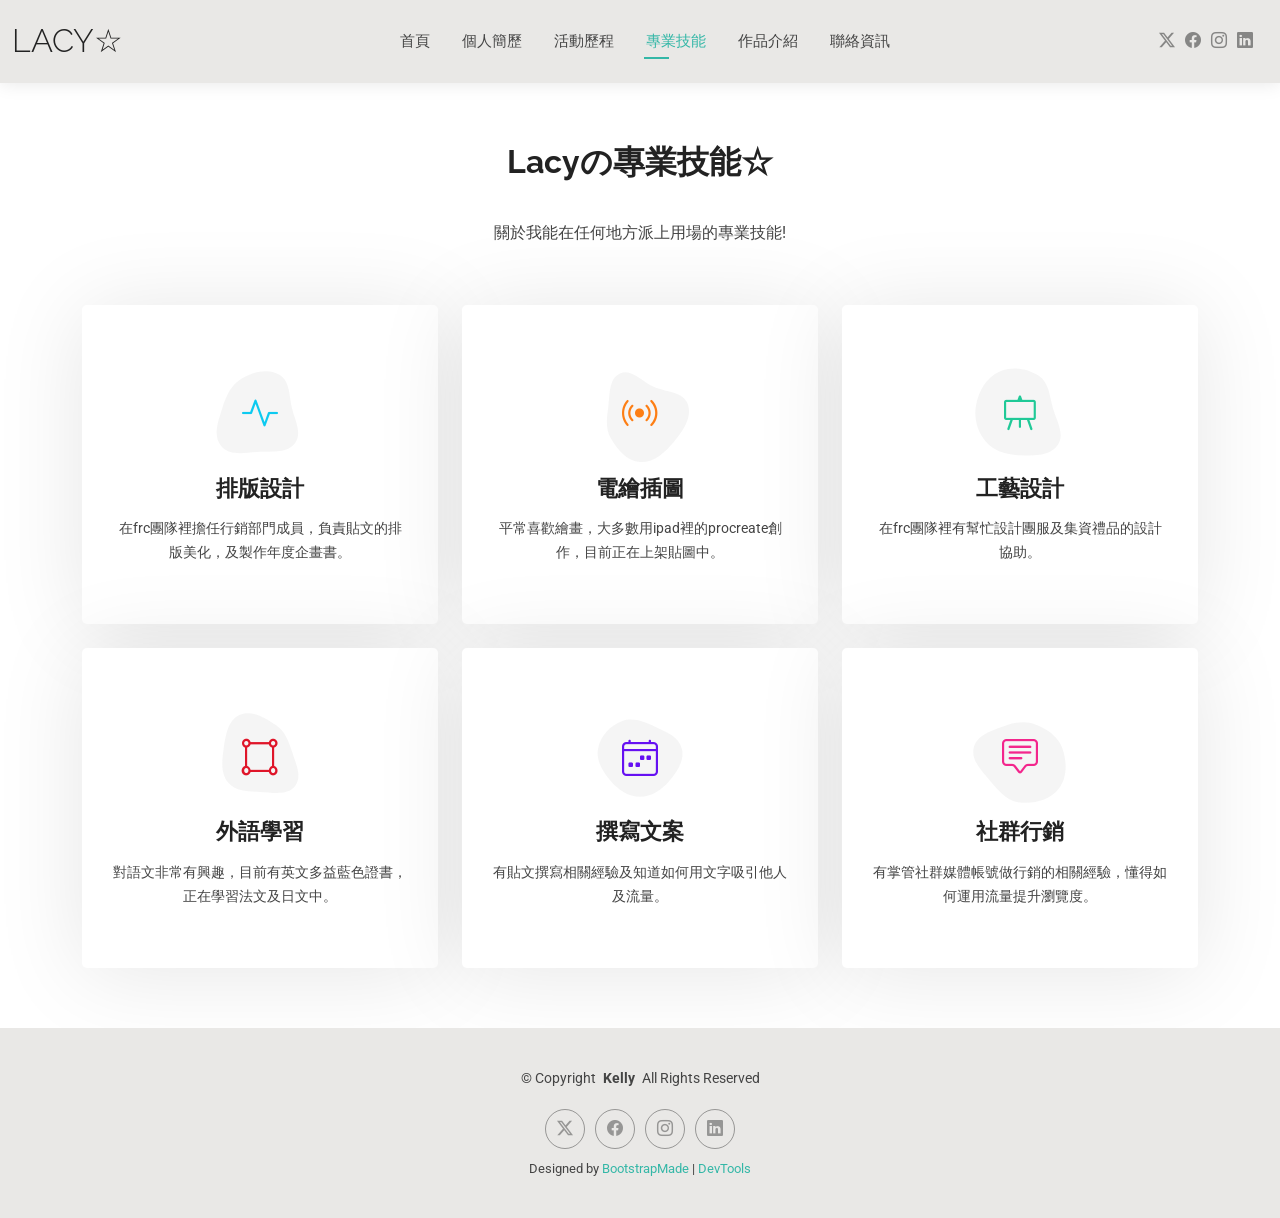
<file: services.html>
<!DOCTYPE html>
<html lang="en">

<head>
  <meta charset="utf-8">
  <meta content="width=device-width, initial-scale=1.0" name="viewport">
  <title>Lacyの專業技能☆</title>
  <meta name="description" content="">
  <meta name="keywords" content="">

  <!-- Favicons -->
  <link href="assets/img/favicon.png" rel="icon">
  <link href="assets/img/apple-touch-icon.png" rel="apple-touch-icon">

  <!-- Fonts -->
  <link href="https://fonts.googleapis.com" rel="preconnect">
  <link href="https://fonts.gstatic.com" rel="preconnect" crossorigin>
  <link href="https://fonts.googleapis.com/css2?family=Roboto:ital,wght@0,100;0,300;0,400;0,500;0,700;0,900;1,100;1,300;1,400;1,500;1,700;1,900&family=Poppins:ital,wght@0,100;0,200;0,300;0,400;0,500;0,600;0,700;0,800;0,900;1,100;1,200;1,300;1,400;1,500;1,600;1,700;1,800;1,900&family=Raleway:ital,wght@0,100;0,200;0,300;0,400;0,500;0,600;0,700;0,800;0,900;1,100;1,200;1,300;1,400;1,500;1,600;1,700;1,800;1,900&display=swap" rel="stylesheet">

  <!-- Vendor CSS Files -->
  <link href="assets/vendor/bootstrap/css/bootstrap.min.css" rel="stylesheet">
  <link href="assets/vendor/bootstrap-icons/bootstrap-icons.css" rel="stylesheet">
  <link href="assets/vendor/aos/aos.css" rel="stylesheet">
  <link href="assets/vendor/swiper/swiper-bundle.min.css" rel="stylesheet">
  <link href="assets/vendor/glightbox/css/glightbox.min.css" rel="stylesheet">

  <!-- Main CSS File -->
  <link href="assets/css/main.css" rel="stylesheet">

  <!-- =======================================================
  * Template Name: Kelly
  * Template URL: https://bootstrapmade.com/kelly-free-bootstrap-cv-resume-html-template/
  * Updated: Aug 07 2024 with Bootstrap v5.3.3
  * Author: BootstrapMade.com
  * License: https://bootstrapmade.com/license/
  ======================================================== -->
</head>

<body class="services-page">

  <header id="header" class="header d-flex align-items-center light-background sticky-top">
    <div class="container-fluid position-relative d-flex align-items-center justify-content-between">

      <a href="index.html" class="logo d-flex align-items-center me-auto me-xl-0">
        <!-- Uncomment the line below if you also wish to use an image logo -->
        <!-- <img src="assets/img/logo.png" alt=""> -->
        <h1 class="sitename">Lacy☆</h1>
      </a>

      <nav id="navmenu" class="navmenu">
        <ul>
          <li><a href="index.html">首頁</a></li>
          <li><a href="about.html">個人簡歷</a></li>
          <li><a href="resume.html">活動歷程</a></li>
          <li><a href="services.html" class="active">專業技能</a></li>
          <li><a href="portfolio.html">作品介紹</a></li>
          
          <li><a href="contact.html">聯絡資訊</a></li>
        </ul>
        <i class="mobile-nav-toggle d-xl-none bi bi-list"></i>
      </nav>

      <div class="header-social-links">
        <a href="#" class="twitter"><i class="bi bi-twitter-x"></i></a>
        <a href="#" class="facebook"><i class="bi bi-facebook"></i></a>
        <a href="#" class="instagram"><i class="bi bi-instagram"></i></a>
        <a href="#" class="linkedin"><i class="bi bi-linkedin"></i></a>
      </div>

    </div>
  </header>

  <main class="main">

    <!-- Services Section -->
    <section id="services" class="services section">

      <!-- Section Title -->
      <div class="container section-title" data-aos="fade-up">
        <h2>Lacyの專業技能☆</h2>
        <p>關於我能在任何地方派上用場的專業技能!</p>
      </div><!-- End Section Title -->

      <div class="container">

        <div class="row gy-4">

          <div class="col-lg-4 col-md-6" data-aos="fade-up" data-aos-delay="100">
            <div class="service-item item-cyan position-relative">
              <div class="icon">
                <svg width="100" height="100" viewBox="0 0 600 600" xmlns="http://www.w3.org/2000/svg">
                  <path stroke="none" stroke-width="0" fill="#f5f5f5" d="M300,521.0016835830174C376.1290562159157,517.8887921683347,466.0731472004068,529.7835943286574,510.70327084640275,468.03025145048787C554.3714126377745,407.6079735673963,508.03601936045806,328.9844924480964,491.2728898941984,256.3432110539036C474.5976632858925,184.082847569629,479.9380746630129,96.60480741107993,416.23090153303,58.64404602377083C348.86323505073057,18.502131276798302,261.93793281208167,40.57373210992963,193.5410806939664,78.93577620505333C130.42746243093433,114.334589627462,98.30271207620316,179.96522072025542,76.75703585869454,249.04625023123273C51.97151888228291,328.5150500222984,13.704378332031375,421.85034740162234,66.52175969318436,486.19268352777647C119.04800174914682,550.1803526380478,217.28368757567262,524.383925680826,300,521.0016835830174"></path>
                </svg>
                <i class="bi bi-activity"></i>
              </div>
              <a href="#" class="stretched-link">
                <h3>排版設計</h3>
              </a>
              <p>在frc團隊裡擔任行銷部門成員，負責貼文的排版美化，及製作年度企畫書。</p>
            </div>
          </div><!-- End Service Item -->

          <div class="col-lg-4 col-md-6" data-aos="fade-up" data-aos-delay="200">
            <div class="service-item item-orange position-relative">
              <div class="icon">
                <svg width="100" height="100" viewBox="0 0 600 600" xmlns="http://www.w3.org/2000/svg">
                  <path stroke="none" stroke-width="0" fill="#f5f5f5" d="M300,582.0697525312426C382.5290701553225,586.8405444964366,449.9789794690241,525.3245884688669,502.5850820975895,461.55621195738473C556.606425686781,396.0723002908107,615.8543463187945,314.28637112970534,586.6730223649479,234.56875336149918C558.9533121215079,158.8439757836574,454.9685369536778,164.00468322053177,381.49747125262974,130.76875717737553C312.15926192815925,99.40240125094834,248.97055460311594,18.661163978235184,179.8680185752513,50.54337015887873C110.5421016452524,82.52863877960104,119.82277516462835,180.83849132639028,109.12597500060166,256.43424936330496C100.08760227029461,320.3096726198365,92.17705696193138,384.0621239912766,124.79988738764834,439.7174275375508C164.83382741302287,508.01625554203684,220.96474134820875,577.5009287672846,300,582.0697525312426"></path>
                </svg>
                <i class="bi bi-broadcast"></i>
              </div>
              <a href="#" class="stretched-link">
                <h3>電繪插圖</h3>
              </a>
              <p>平常喜歡繪畫，大多數用ipad裡的procreate創作，目前正在上架貼圖中。</p>
            </div>
          </div><!-- End Service Item -->

          <div class="col-lg-4 col-md-6" data-aos="fade-up" data-aos-delay="300">
            <div class="service-item item-teal position-relative">
              <div class="icon">
                <svg width="100" height="100" viewBox="0 0 600 600" xmlns="http://www.w3.org/2000/svg">
                  <path stroke="none" stroke-width="0" fill="#f5f5f5" d="M300,541.5067337569781C382.14930387511276,545.0595476570109,479.8736841581634,548.3450877840088,526.4010558755058,480.5488172755941C571.5218469581645,414.80211281144784,517.5187510058486,332.0715597781072,496.52539010469104,255.14436215662573C477.37192572678356,184.95920475031193,473.57363656557914,105.61284051026155,413.0603344069578,65.22779650032875C343.27470386102294,18.654635553484475,251.2091493199835,5.337323636656869,175.0934190732945,40.62881213300186C97.87086631185822,76.43348514350839,51.98124368387456,156.15599469081315,36.44837278890362,239.84606092416172C21.716077023791087,319.22268207091537,43.775223500013084,401.1760424656574,96.891909868211,461.97329694683043C147.22146801428983,519.5804099606455,223.5754009179313,538.201503339737,300,541.5067337569781"></path>
                </svg>
                <i class="bi bi-easel"></i>
              </div>
              <a href="#" class="stretched-link">
                <h3>工藝設計</h3>
              </a>
              <p>在frc團隊裡有幫忙設計團服及集資禮品的設計協助。</p>
            </div>
          </div><!-- End Service Item -->

          <div class="col-lg-4 col-md-6" data-aos="fade-up" data-aos-delay="400">
            <div class="service-item item-red position-relative">
              <div class="icon">
                <svg width="100" height="100" viewBox="0 0 600 600" xmlns="http://www.w3.org/2000/svg">
                  <path stroke="none" stroke-width="0" fill="#f5f5f5" d="M300,503.46388370962813C374.79870501325706,506.71871716319447,464.8034551963731,527.1746412648533,510.4981551193396,467.86667711651364C555.9287308511215,408.9015244558933,512.6030010748507,327.5744911775523,490.211057578863,256.5855673507754C471.097692560561,195.9906835881958,447.69079081568157,138.11976852964426,395.19560036434837,102.3242989838813C329.3053358748298,57.3949838291264,248.02791733380457,8.279543830951368,175.87071277845988,42.242879143198664C103.41431057327972,76.34704239035025,93.79494320519305,170.9812938413882,81.28167332365135,250.07896920659033C70.17666984294237,320.27484674793965,64.84698225790005,396.69656628748305,111.28512138212992,450.4950937839243C156.20124167950087,502.5303643271138,231.32542653798444,500.4755392045468,300,503.46388370962813"></path>
                </svg>
                <i class="bi bi-bounding-box-circles"></i>
              </div>
              <a href="#" class="stretched-link">
                <h3>外語學習</h3>
              </a>
              <p>對語文非常有興趣，目前有英文多益藍色證書，正在學習法文及日文中。</p>
              <a href="#" class="stretched-link"></a>
            </div>
          </div><!-- End Service Item -->

          <div class="col-lg-4 col-md-6" data-aos="fade-up" data-aos-delay="500">
            <div class="service-item item-indigo position-relative">
              <div class="icon">
                <svg width="100" height="100" viewBox="0 0 600 600" xmlns="http://www.w3.org/2000/svg">
                  <path stroke="none" stroke-width="0" fill="#f5f5f5" d="M300,532.3542879108572C369.38199826031484,532.3153073249985,429.10787420159085,491.63046689027357,474.5244479745417,439.17860296908856C522.8885846962883,383.3225815378663,569.1668002868075,314.3205725914397,550.7432151929288,242.7694973846089C532.6665558377875,172.5657663291529,456.2379748765914,142.6223662098291,390.3689995646985,112.34683881706744C326.66090330228417,83.06452184765237,258.84405631176094,53.51806209861945,193.32584062364296,78.48882559362697C121.61183558270385,105.82097193414197,62.805066853699245,167.19869350419734,48.57481801355237,242.6138429142374C34.843463184063346,315.3850353017275,76.69343916112496,383.4422959591041,125.22947124332185,439.3748458443577C170.7312796277747,491.8107796887764,230.57421082200815,532.3932930995766,300,532.3542879108572"></path>
                </svg>
                <i class="bi bi-calendar4-week icon"></i>
              </div>
              <a href="#" class="stretched-link">
                <h3>撰寫文案</h3>
              </a>
              <p>有貼文撰寫相關經驗及知道如何用文字吸引他人及流量。</p>
              <a href="#" class="stretched-link"></a>
            </div>
          </div><!-- End Service Item -->

          <div class="col-lg-4 col-md-6" data-aos="fade-up" data-aos-delay="600">
            <div class="service-item item-pink position-relative">
              <div class="icon">
                <svg width="100" height="100" viewBox="0 0 600 600" xmlns="http://www.w3.org/2000/svg">
                  <path stroke="none" stroke-width="0" fill="#f5f5f5" d="M300,566.797414625762C385.7384707136149,576.1784315230908,478.7894351017131,552.8928747891023,531.9192734346935,484.94944893311C584.6109503024035,417.5663521118492,582.489472248146,322.67544863468447,553.9536738515405,242.03673114598146C529.1557734026468,171.96086150256528,465.24506316201064,127.66468636344209,395.9583748389544,100.7403814666027C334.2173773831606,76.7482773500951,269.4350130405921,84.62216499799875,207.1952322260088,107.2889140133804C132.92018162631612,134.33871894543012,41.79353780512637,160.00259165414826,22.644507872594943,236.69541883565114C3.319112789854554,314.0945973066697,72.72355303640163,379.243833228382,124.04198916343866,440.3218312028393C172.9286146004772,498.5055451809895,224.45579914871206,558.5317968840102,300,566.797414625762"></path>
                </svg>
                <i class="bi bi-chat-square-text"></i>
              </div>
              <a href="#" class="stretched-link">
                <h3>社群行銷</h3>
              </a>
              <p>有掌管社群媒體帳號做行銷的相關經驗，懂得如何運用流量提升瀏覽度。</p>
              <a href="#" class="stretched-link"></a>
            </div>
          </div><!-- End Service Item -->

        </div>

      </div>

    </section><!-- /Services Section -->

  </main>

  <footer id="footer" class="footer light-background">

    <div class="container">
      <div class="copyright text-center ">
        <p>© <span>Copyright</span> <strong class="px-1 sitename">Kelly</strong> <span>All Rights Reserved<br></span></p>
      </div>
      <div class="social-links d-flex justify-content-center">
        <a href=""><i class="bi bi-twitter-x"></i></a>
        <a href=""><i class="bi bi-facebook"></i></a>
        <a href=""><i class="bi bi-instagram"></i></a>
        <a href=""><i class="bi bi-linkedin"></i></a>
      </div>
      <div class="credits">
        <!-- All the links in the footer should remain intact. -->
        <!-- You can delete the links only if you've purchased the pro version. -->
        <!-- Licensing information: https://bootstrapmade.com/license/ -->
        <!-- Purchase the pro version with working PHP/AJAX contact form: [buy-url] -->
        Designed by <a href="https://bootstrapmade.com/">BootstrapMade</a> | <a href="https://bootstrapmade.com/tools/">DevTools</a>
      </div>
    </div>

  </footer>

  <!-- Scroll Top -->
  <a href="#" id="scroll-top" class="scroll-top d-flex align-items-center justify-content-center"><i class="bi bi-arrow-up-short"></i></a>

  <!-- Preloader -->
  <div id="preloader"></div>

  <!-- Vendor JS Files -->
  <script src="assets/vendor/bootstrap/js/bootstrap.bundle.min.js"></script>
  <script src="assets/vendor/php-email-form/validate.js"></script>
  <script src="assets/vendor/aos/aos.js"></script>
  <script src="assets/vendor/waypoints/noframework.waypoints.js"></script>
  <script src="assets/vendor/purecounter/purecounter_vanilla.js"></script>
  <script src="assets/vendor/swiper/swiper-bundle.min.js"></script>
  <script src="assets/vendor/glightbox/js/glightbox.min.js"></script>
  <script src="assets/vendor/imagesloaded/imagesloaded.pkgd.min.js"></script>
  <script src="assets/vendor/isotope-layout/isotope.pkgd.min.js"></script>

  <!-- Main JS File -->
  <script src="assets/js/main.js"></script>

</body>

</html>
</file>
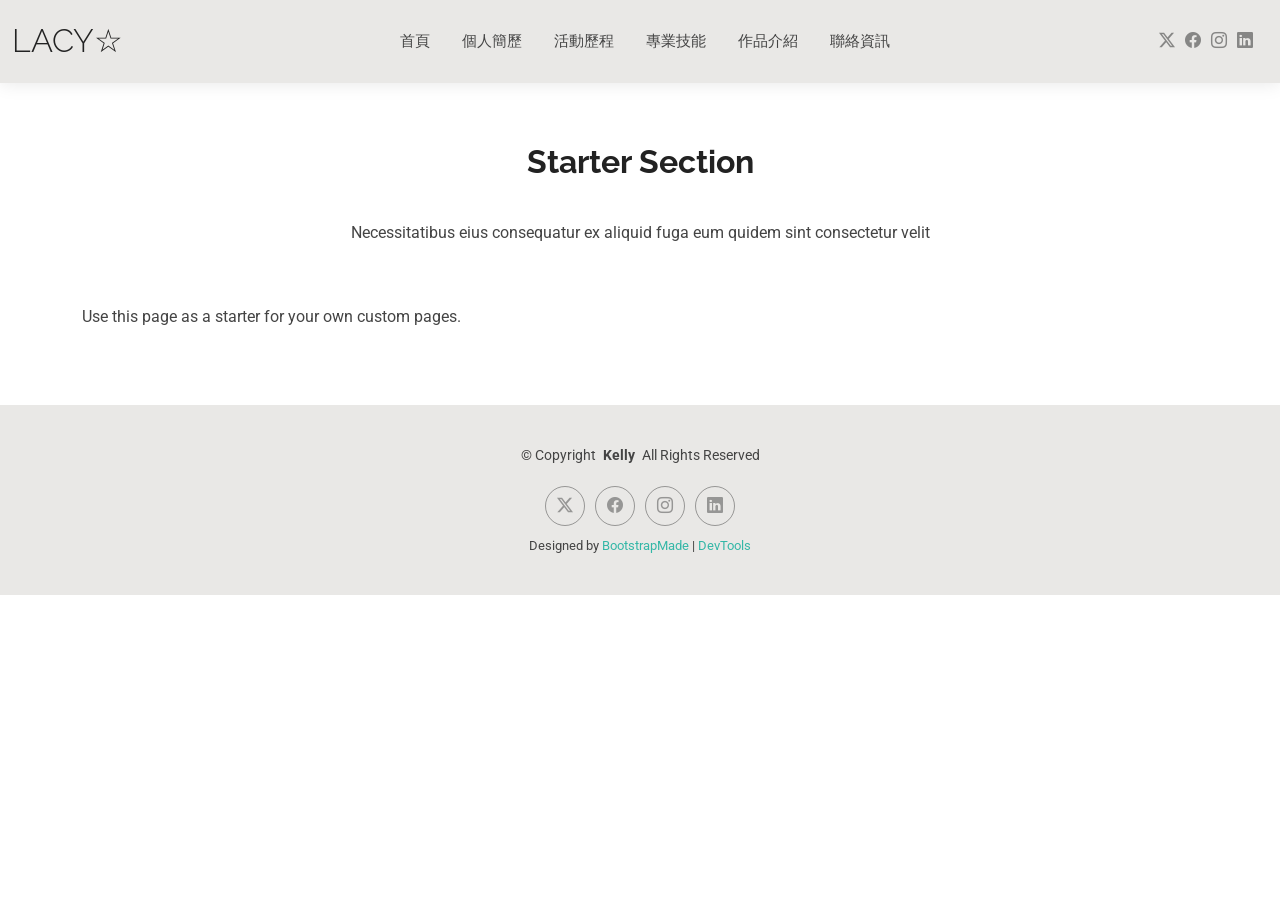
<file: starter-page.html>
<!DOCTYPE html>
<html lang="en">

<head>
  <meta charset="utf-8">
  <meta content="width=device-width, initial-scale=1.0" name="viewport">
  <title>Starter Page - Kelly Bootstrap Template</title>
  <meta name="description" content="">
  <meta name="keywords" content="">

  <!-- Favicons -->
  <link href="assets/img/favicon.png" rel="icon">
  <link href="assets/img/apple-touch-icon.png" rel="apple-touch-icon">

  <!-- Fonts -->
  <link href="https://fonts.googleapis.com" rel="preconnect">
  <link href="https://fonts.gstatic.com" rel="preconnect" crossorigin>
  <link href="https://fonts.googleapis.com/css2?family=Roboto:ital,wght@0,100;0,300;0,400;0,500;0,700;0,900;1,100;1,300;1,400;1,500;1,700;1,900&family=Poppins:ital,wght@0,100;0,200;0,300;0,400;0,500;0,600;0,700;0,800;0,900;1,100;1,200;1,300;1,400;1,500;1,600;1,700;1,800;1,900&family=Raleway:ital,wght@0,100;0,200;0,300;0,400;0,500;0,600;0,700;0,800;0,900;1,100;1,200;1,300;1,400;1,500;1,600;1,700;1,800;1,900&display=swap" rel="stylesheet">

  <!-- Vendor CSS Files -->
  <link href="assets/vendor/bootstrap/css/bootstrap.min.css" rel="stylesheet">
  <link href="assets/vendor/bootstrap-icons/bootstrap-icons.css" rel="stylesheet">
  <link href="assets/vendor/aos/aos.css" rel="stylesheet">
  <link href="assets/vendor/swiper/swiper-bundle.min.css" rel="stylesheet">
  <link href="assets/vendor/glightbox/css/glightbox.min.css" rel="stylesheet">

  <!-- Main CSS File -->
  <link href="assets/css/main.css" rel="stylesheet">

  <!-- =======================================================
  * Template Name: Kelly
  * Template URL: https://bootstrapmade.com/kelly-free-bootstrap-cv-resume-html-template/
  * Updated: Aug 07 2024 with Bootstrap v5.3.3
  * Author: BootstrapMade.com
  * License: https://bootstrapmade.com/license/
  ======================================================== -->
</head>

<body class="starter-page-page">

  <header id="header" class="header d-flex align-items-center light-background sticky-top">
    <div class="container-fluid position-relative d-flex align-items-center justify-content-between">

      <a href="index.html" class="logo d-flex align-items-center me-auto me-xl-0">
        <!-- Uncomment the line below if you also wish to use an image logo -->
        <!-- <img src="assets/img/logo.png" alt=""> -->
        <h1 class="sitename">Lacy☆</h1>
      </a>

      <nav id="navmenu" class="navmenu">
        <ul>
          <li><a href="index.html">首頁</a></li>
          <li><a href="about.html">個人簡歷</a></li>
          <li><a href="resume.html">活動歷程</a></li>
          <li><a href="services.html">專業技能</a></li>
          <li><a href="portfolio.html">作品介紹</a></li>
          
          <li><a href="contact.html">聯絡資訊</a></li>
        </ul>
        <i class="mobile-nav-toggle d-xl-none bi bi-list"></i>
      </nav>

      <div class="header-social-links">
        <a href="#" class="twitter"><i class="bi bi-twitter-x"></i></a>
        <a href="#" class="facebook"><i class="bi bi-facebook"></i></a>
        <a href="#" class="instagram"><i class="bi bi-instagram"></i></a>
        <a href="#" class="linkedin"><i class="bi bi-linkedin"></i></a>
      </div>

    </div>
  </header>

  <main class="main">

    <!-- Starter Section Section -->
    <section id="starter-section" class="starter-section section">

      <!-- Section Title -->
      <div class="container section-title" data-aos="fade-up">
        <h2>Starter Section</h2>
        <p>Necessitatibus eius consequatur ex aliquid fuga eum quidem sint consectetur velit</p>
      </div><!-- End Section Title -->

      <div class="container" data-aos="fade-up">
        <p>Use this page as a starter for your own custom pages.</p>
      </div>

    </section><!-- /Starter Section Section -->

  </main>

  <footer id="footer" class="footer light-background">

    <div class="container">
      <div class="copyright text-center ">
        <p>© <span>Copyright</span> <strong class="px-1 sitename">Kelly</strong> <span>All Rights Reserved<br></span></p>
      </div>
      <div class="social-links d-flex justify-content-center">
        <a href=""><i class="bi bi-twitter-x"></i></a>
        <a href=""><i class="bi bi-facebook"></i></a>
        <a href=""><i class="bi bi-instagram"></i></a>
        <a href=""><i class="bi bi-linkedin"></i></a>
      </div>
      <div class="credits">
        <!-- All the links in the footer should remain intact. -->
        <!-- You can delete the links only if you've purchased the pro version. -->
        <!-- Licensing information: https://bootstrapmade.com/license/ -->
        <!-- Purchase the pro version with working PHP/AJAX contact form: [buy-url] -->
        Designed by <a href="https://bootstrapmade.com/">BootstrapMade</a> | <a href="https://bootstrapmade.com/tools/">DevTools</a>
      </div>
    </div>

  </footer>

  <!-- Scroll Top -->
  <a href="#" id="scroll-top" class="scroll-top d-flex align-items-center justify-content-center"><i class="bi bi-arrow-up-short"></i></a>

  <!-- Preloader -->
  <div id="preloader"></div>

  <!-- Vendor JS Files -->
  <script src="assets/vendor/bootstrap/js/bootstrap.bundle.min.js"></script>
  <script src="assets/vendor/php-email-form/validate.js"></script>
  <script src="assets/vendor/aos/aos.js"></script>
  <script src="assets/vendor/waypoints/noframework.waypoints.js"></script>
  <script src="assets/vendor/purecounter/purecounter_vanilla.js"></script>
  <script src="assets/vendor/swiper/swiper-bundle.min.js"></script>
  <script src="assets/vendor/glightbox/js/glightbox.min.js"></script>
  <script src="assets/vendor/imagesloaded/imagesloaded.pkgd.min.js"></script>
  <script src="assets/vendor/isotope-layout/isotope.pkgd.min.js"></script>

  <!-- Main JS File -->
  <script src="assets/js/main.js"></script>

</body>

</html>
</file>
<file: assets/css/main.css>
/**
* Template Name: Kelly
* Template URL: https://bootstrapmade.com/kelly-free-bootstrap-cv-resume-html-template/
* Updated: Aug 07 2024 with Bootstrap v5.3.3
* Author: BootstrapMade.com
* License: https://bootstrapmade.com/license/
*/

/*--------------------------------------------------------------
# Font & Color Variables
# Help: https://bootstrapmade.com/color-system/
--------------------------------------------------------------*/
/* Fonts */
:root {
  --default-font: "Roboto",  system-ui, -apple-system, "Segoe UI", Roboto, "Helvetica Neue", Arial, "Noto Sans", "Liberation Sans", sans-serif, "Apple Color Emoji", "Segoe UI Emoji", "Segoe UI Symbol", "Noto Color Emoji";
  --heading-font: "Raleway",  sans-serif;
  --nav-font: "Poppins",  sans-serif;
}

/* Global Colors - The following color variables are used throughout the website. Updating them here will change the color scheme of the entire website */
:root { 
  --background-color: #ffffff; /* Background color for the entire website, including individual sections */
  --default-color: #444444; /* Default color used for the majority of the text content across the entire website */
  --heading-color: #222222; /* Color for headings, subheadings and title throughout the website */
  --accent-color: #34b7a7; /* Accent color that represents your brand on the website. It's used for buttons, links, and other elements that need to stand out */
  --surface-color: #ffffff; /* The surface color is used as a background of boxed elements within sections, such as cards, icon boxes, or other elements that require a visual separation from the global background. */
  --contrast-color: #ffffff; /* Contrast color for text, ensuring readability against backgrounds of accent, heading, or default colors. */
}

/* Nav Menu Colors - The following color variables are used specifically for the navigation menu. They are separate from the global colors to allow for more customization options */
:root {
  --nav-color: #444444;  /* The default color of the main navmenu links */
  --nav-hover-color: #34b7a7; /* Applied to main navmenu links when they are hovered over or active */
  --nav-mobile-background-color: #ffffff; /* Used as the background color for mobile navigation menu */
  --nav-dropdown-background-color: #ffffff; /* Used as the background color for dropdown items that appear when hovering over primary navigation items */
  --nav-dropdown-color: #444444; /* Used for navigation links of the dropdown items in the navigation menu. */
  --nav-dropdown-hover-color: #34b7a7; /* Similar to --nav-hover-color, this color is applied to dropdown navigation links when they are hovered over. */
}

/* Color Presets - These classes override global colors when applied to any section or element, providing reuse of the sam color scheme. */

.light-background {
  --background-color: #e9e8e6;
  --surface-color: #ffffff;
}

.dark-background {
  --background-color: #060606;
  --default-color: #ffffff;
  --heading-color: #ffffff;
  --surface-color: #252525;
  --contrast-color: #ffffff;
}

/* Smooth scroll */
:root {
  scroll-behavior: smooth;
}

/*--------------------------------------------------------------
# General Styling & Shared Classes
--------------------------------------------------------------*/
body {
  color: var(--default-color);
  background-color: var(--background-color);
  font-family: var(--default-font);
}

a {
  color: var(--accent-color);
  text-decoration: none;
  transition: 0.3s;
}

a:hover {
  color: color-mix(in srgb, var(--accent-color), transparent 25%);
  text-decoration: none;
}

h1,
h2,
h3,
h4,
h5,
h6 {
  color: var(--heading-color);
  font-family: var(--heading-font);
}

/* PHP Email Form Messages
------------------------------*/
.php-email-form .error-message {display: none !important;
  visibility: hidden !important; /* 隱藏元素 */
  opacity: 0 !important;          /* 變成完全透明 */
  height: 0 !important;           /* 高度歸零 */
  padding: 0 !important;          /* 內邊距歸零（消滅紅色大區塊） */
  margin: 0 !important;           /* 外邊距歸零 */
  border: none !important;        /* 拔掉任何邊框 */
  font-size: 0 !important;        /* 字體縮小到不見 */
}

.php-email-form .sent-message {
  display: none;
  color: #ffffff;
  background: #059652;
  text-align: center;
  padding: 15px;
  margin-bottom: 24px;
  font-weight: 600;
}

.php-email-form .loading {
  display: none;
  background: var(--surface-color);
  text-align: center;
  padding: 15px;
  margin-bottom: 24px;
}

.php-email-form .loading:before {
  content: "";
  display: inline-block;
  border-radius: 50%;
  width: 24px;
  height: 24px;
  margin: 0 10px -6px 0;
  border: 3px solid var(--accent-color);
  border-top-color: var(--surface-color);
  animation: php-email-form-loading 1s linear infinite;
}

@keyframes php-email-form-loading {
  0% {
    transform: rotate(0deg);
  }

  100% {
    transform: rotate(360deg);
  }
}

/*--------------------------------------------------------------
# Global Header
--------------------------------------------------------------*/
.header {
  color: var(--default-color);
  background-color: var(--background-color);
  padding: 15px 0;
  transition: all 0.5s;
  z-index: 997;
  box-shadow: 0px 0 18px rgba(0, 0, 0, 0.1);
}

.header .logo {
  line-height: 1;
}

.header .logo img {
  max-height: 36px;
  margin-right: 8px;
}

.header .logo h1 {
  font-size: 32px;
  margin: 0;
  font-weight: 300;
  text-transform: uppercase;
  color: var(--heading-color);
}

.header .header-social-links {
  padding-right: 15px;
}

.header .header-social-links a {
  color: color-mix(in srgb, var(--default-color), transparent 40%);
  padding-left: 6px;
  display: inline-block;
  transition: 0.3s;
  font-size: 16px;
}

.header .header-social-links a:hover {
  color: var(--accent-color);
}

.header .header-social-links a i {
  line-height: 0px;
}

@media (max-width: 1200px) {
  .header .logo {
    order: 1;
  }

  .header .header-social-links {
    order: 2;
  }

  .header .navmenu {
    order: 3;
  }
}

/*--------------------------------------------------------------
# Navigation Menu
--------------------------------------------------------------*/
/* Desktop Navigation */
@media (min-width: 1200px) {
  .navmenu {
    padding: 0;
  }

  .navmenu ul {
    margin: 0;
    padding: 0;
    display: flex;
    list-style: none;
    align-items: center;
  }

  .navmenu li {
    position: relative;
  }

  .navmenu>ul>li {
    white-space: nowrap;
    padding: 15px 14px;
  }

  .navmenu>ul>li:last-child {
    padding-right: 0;
  }

  .navmenu a,
  .navmenu a:focus {
    color: var(--nav-color);
    font-size: 15px;
    padding: 0 2px;
    font-family: var(--nav-font);
    font-weight: 400;
    display: flex;
    align-items: center;
    justify-content: space-between;
    white-space: nowrap;
    transition: 0.3s;
    position: relative;
  }

  .navmenu a i,
  .navmenu a:focus i {
    font-size: 12px;
    line-height: 0;
    margin-left: 5px;
    transition: 0.3s;
  }

  .navmenu>ul>li>a:before {
    content: "";
    position: absolute;
    height: 2px;
    bottom: -6px;
    left: 0;
    background-color: var(--nav-hover-color);
    visibility: hidden;
    width: 0px;
    transition: all 0.3s ease-in-out 0s;
  }

  .navmenu a:hover:before,
  .navmenu li:hover>a:before,
  .navmenu .active:before {
    visibility: visible;
    width: 25px;
  }

  .navmenu li:hover>a,
  .navmenu .active,
  .navmenu .active:focus {
    color: var(--nav-hover-color);
  }

  .navmenu .dropdown ul {
    margin: 0;
    padding: 10px 0;
    background: var(--nav-dropdown-background-color);
    display: block;
    position: absolute;
    visibility: hidden;
    left: 14px;
    top: 130%;
    opacity: 0;
    transition: 0.3s;
    border-radius: 4px;
    z-index: 99;
    box-shadow: 0px 0px 30px rgba(0, 0, 0, 0.1);
  }

  .navmenu .dropdown ul li {
    min-width: 200px;
  }

  .navmenu .dropdown ul a {
    padding: 10px 20px;
    font-size: 15px;
    text-transform: none;
    color: var(--nav-dropdown-color);
  }

  .navmenu .dropdown ul a i {
    font-size: 12px;
  }

  .navmenu .dropdown ul a:hover,
  .navmenu .dropdown ul .active:hover,
  .navmenu .dropdown ul li:hover>a {
    color: var(--nav-dropdown-hover-color);
  }

  .navmenu .dropdown:hover>ul {
    opacity: 1;
    top: 100%;
    visibility: visible;
  }

  .navmenu .dropdown .dropdown ul {
    top: 0;
    left: -90%;
    visibility: hidden;
  }

  .navmenu .dropdown .dropdown:hover>ul {
    opacity: 1;
    top: 0;
    left: -100%;
    visibility: visible;
  }
}

/* Mobile Navigation */
@media (max-width: 1199px) {
  .mobile-nav-toggle {
    color: var(--nav-color);
    font-size: 28px;
    line-height: 0;
    margin-right: 10px;
    cursor: pointer;
    transition: color 0.3s;
  }

  .navmenu {
    padding: 0;
    z-index: 9997;
  }

  .navmenu ul {
    display: none;
    list-style: none;
    position: absolute;
    inset: 60px 20px 20px 20px;
    padding: 10px 0;
    margin: 0;
    border-radius: 6px;
    background-color: var(--nav-mobile-background-color);
    border: 1px solid color-mix(in srgb, var(--default-color), transparent 90%);
    box-shadow: none;
    overflow-y: auto;
    transition: 0.3s;
    z-index: 9998;
  }

  .navmenu a,
  .navmenu a:focus {
    color: var(--nav-dropdown-color);
    padding: 10px 20px;
    font-family: var(--nav-font);
    font-size: 17px;
    font-weight: 500;
    display: flex;
    align-items: center;
    justify-content: space-between;
    white-space: nowrap;
    transition: 0.3s;
  }

  .navmenu a i,
  .navmenu a:focus i {
    font-size: 12px;
    line-height: 0;
    margin-left: 5px;
    width: 30px;
    height: 30px;
    display: flex;
    align-items: center;
    justify-content: center;
    border-radius: 50%;
    transition: 0.3s;
    background-color: color-mix(in srgb, var(--accent-color), transparent 90%);
  }

  .navmenu a i:hover,
  .navmenu a:focus i:hover {
    background-color: var(--accent-color);
    color: var(--contrast-color);
  }

  .navmenu a:hover,
  .navmenu .active,
  .navmenu .active:focus {
    color: var(--nav-dropdown-hover-color);
  }

  .navmenu .active i,
  .navmenu .active:focus i {
    background-color: var(--accent-color);
    color: var(--contrast-color);
    transform: rotate(180deg);
  }

  .navmenu .dropdown ul {
    position: static;
    display: none;
    z-index: 99;
    padding: 10px 0;
    margin: 10px 20px;
    background-color: var(--nav-dropdown-background-color);
    transition: all 0.5s ease-in-out;
  }

  .navmenu .dropdown ul ul {
    background-color: rgba(33, 37, 41, 0.1);
  }

  .navmenu .dropdown>.dropdown-active {
    display: block;
    background-color: rgba(33, 37, 41, 0.03);
  }

  .mobile-nav-active {
    overflow: hidden;
  }

  .mobile-nav-active .mobile-nav-toggle {
    color: #fff;
    position: absolute;
    font-size: 32px;
    top: 15px;
    right: 15px;
    margin-right: 0;
    z-index: 9999;
  }

  .mobile-nav-active .navmenu {
    position: fixed;
    overflow: hidden;
    inset: 0;
    background: rgba(33, 37, 41, 0.8);
    transition: 0.3s;
  }

  .mobile-nav-active .navmenu>ul {
    display: block;
  }
}

/*--------------------------------------------------------------
# Global Footer
--------------------------------------------------------------*/
.footer {
  color: var(--default-color);
  background-color: var(--background-color);
  font-size: 14px;
  padding: 40px 0;
  position: relative;
}

.footer .copyright p {
  margin-bottom: 0;
}

.footer .social-links {
  margin-top: 20px;
}

.footer .social-links a {
  display: flex;
  align-items: center;
  justify-content: center;
  width: 40px;
  height: 40px;
  border-radius: 50%;
  border: 1px solid color-mix(in srgb, var(--default-color), transparent 50%);
  font-size: 16px;
  color: color-mix(in srgb, var(--default-color), transparent 50%);
  margin: 0 5px;
  transition: 0.3s;
}

.footer .social-links a:hover {
  color: var(--accent-color);
  border-color: var(--accent-color);
}

.footer .credits {
  margin-top: 10px;
  font-size: 13px;
  text-align: center;
}

/*--------------------------------------------------------------
# Preloader
--------------------------------------------------------------*/
#preloader {
  position: fixed;
  inset: 0;
  z-index: 9999;
  overflow: hidden;
  background-color: var(--background-color);
  transition: all 0.6s ease-out;
  width: 100%;
  height: 100vh;
}

#preloader:before,
#preloader:after {
  content: "";
  position: absolute;
  border: 4px solid var(--accent-color);
  border-radius: 50%;
  animation: animate-preloader 2s cubic-bezier(0, 0.2, 0.8, 1) infinite;
}

#preloader:after {
  animation-delay: -0.5s;
}

@keyframes animate-preloader {
  0% {
    width: 10px;
    height: 10px;
    top: calc(50% - 5px);
    left: calc(50% - 5px);
    opacity: 1;
  }

  100% {
    width: 72px;
    height: 72px;
    top: calc(50% - 36px);
    left: calc(50% - 36px);
    opacity: 0;
  }
}

/*--------------------------------------------------------------
# Scroll Top Button
--------------------------------------------------------------*/
.scroll-top {
  position: fixed;
  visibility: hidden;
  opacity: 0;
  right: 15px;
  bottom: -15px;
  z-index: 99999;
  background-color: var(--accent-color);
  width: 44px;
  height: 44px;
  border-radius: 50px;
  transition: all 0.4s;
}

.scroll-top i {
  font-size: 24px;
  color: var(--contrast-color);
  line-height: 0;
}

.scroll-top:hover {
  background-color: color-mix(in srgb, var(--accent-color), transparent 20%);
  color: var(--contrast-color);
}

.scroll-top.active {
  visibility: visible;
  opacity: 1;
  bottom: 15px;
}

/*--------------------------------------------------------------
# Disable aos animation delay on mobile devices
--------------------------------------------------------------*/
@media screen and (max-width: 768px) {
  [data-aos-delay] {
    transition-delay: 0 !important;
  }
}

/*--------------------------------------------------------------
# Global Page Titles & Breadcrumbs
--------------------------------------------------------------*/
.page-title {
  color: var(--default-color);
  background-color: var(--background-color);
  padding: 25px 0;
  position: relative;
  border-bottom: 1px solid color-mix(in srgb, var(--default-color), transparent 85%);
}

.page-title h1 {
  font-size: 24px;
  font-weight: 400;
}

.page-title .breadcrumbs ol {
  display: flex;
  flex-wrap: wrap;
  list-style: none;
  padding: 0;
  margin: 0;
  font-size: 14px;
  font-weight: 400;
}

.page-title .breadcrumbs ol li+li {
  padding-left: 10px;
}

.page-title .breadcrumbs ol li+li::before {
  content: "/";
  display: inline-block;
  padding-right: 10px;
  color: color-mix(in srgb, var(--default-color), transparent 70%);
}

/*--------------------------------------------------------------
# Global Sections
--------------------------------------------------------------*/
section,
.section {
  color: var(--default-color);
  background-color: var(--background-color);
  padding: 60px 0;
  scroll-margin-top: 100px;
  overflow: clip;
}

@media (max-width: 1199px) {

  section,
  .section {
    scroll-margin-top: 66px;
  }
}

/*--------------------------------------------------------------
# Global Section Titles
--------------------------------------------------------------*/
.section-title {
  text-align: center;
  padding-bottom: 60px;
  position: relative;
}

.section-title h2 {
  font-size: 32px;
  font-weight: 700;
  margin-bottom: 20px;
  padding-bottom: 20px;
  position: relative;
}

.section-title h2:after {
  content: "";
  position: absolute;
  display: block;
  width: 50px;
  height: 3px;
  background: #ffffff ;
  left: 0;
  right: 0;
  bottom: 0;
  margin: auto;
}

.section-title p {
  margin-bottom: 0;
}

/*--------------------------------------------------------------
# Hero Section
--------------------------------------------------------------*/
.hero {
  width: 100%;
  min-height: calc(100vh - 82px);
  position: relative;
  padding: 80px 0;
  display: flex;
  align-items: center;
  justify-content: center;
}

@media (max-width: 1200px) {
  .hero {
    min-height: calc(100vh - 68px);
  }
}

.hero img {
  position: absolute;
  inset: 0;
  display: block;
  width: 100%;
  height: 100%;
  object-fit: cover;
  z-index: 1;
}

.hero .container {
  position: relative;
  z-index: 3;
}

.hero h2 {
  margin: 0;
  font-size: 48px;
  font-weight: 700;
}

.hero p {
  margin: 10px 0 0 0;
  font-size: 24px;
  color: #000000 ;
}

.hero .btn-get-started {
  color: var(--contrast-color);
  background: var(--accent-color);
  font-family: var(--heading-font);
  text-transform: uppercase;
  font-weight: 600;
  font-size: 12px;
  letter-spacing: 1px;
  display: inline-block;
  padding: 12px 40px;
  border-radius: 50px;
  transition: 0.5s;
  margin-top: 30px;
}

.hero .btn-get-started:hover {
  background: color-mix(in srgb, var(--accent-color) 90%, white 20%);
}

@media (max-width: 768px) {
  .hero h2 {
    font-size: 32px;
  }

  .hero p {
    font-size: 18px;
  }
}

/*--------------------------------------------------------------
# About Section
--------------------------------------------------------------*/
.about .content h2 {
  font-weight: 700;
  font-size: 24px;
}

.about .content ul {
  list-style: none;
  padding: 0;
}

.about .content ul li {
  margin-bottom: 20px;
  display: flex;
  align-items: center;
}

.about .content ul strong {
  margin-right: 10px;
}

.about .content ul i {
  font-size: 16px;
  margin-right: 5px;
  color: var(--accent-color);
  line-height: 0;
}

/*--------------------------------------------------------------
# Skills Section
--------------------------------------------------------------*/
.skills .progress {
  height: 60px;
  display: block;
  background: none;
  border-radius: 0;
}

.skills .progress .skill {
  color: var(--heading-color);
  padding: 0;
  margin: 0 0 6px 0;
  text-transform: uppercase;
  display: block;
  font-weight: 600;
  font-family: var(--heading-font);
}

.skills .progress .skill .val {
  float: right;
  font-style: normal;
}

.skills .progress-bar-wrap {
  background: color-mix(in srgb, var(--default-color), transparent 90%);
  height: 10px;
}

.skills .progress-bar {
  width: 1px;
  height: 10px;
  transition: 0.9s;
  background-color: var(--accent-color);
}

/*--------------------------------------------------------------
# Stats Section
--------------------------------------------------------------*/
.stats .stats-item {
  padding: 30px;
  width: 100%;
}

.stats .stats-item span {
  color: var(--heading-color);
  font-size: 48px;
  display: block;
  font-weight: 700;
  margin-bottom: 20px;
  padding-bottom: 20px;
  position: relative;
}

.stats .stats-item span:after {
  content: "";
  position: absolute;
  display: block;
  width: 25px;
  height: 3px;
  background: var(--accent-color);
  left: 0;
  right: 0;
  bottom: 0;
  margin: auto;
}

.stats .stats-item p {
  color: color-mix(in srgb, var(--default-color), transparent 40%);
  padding: 0;
  margin: 0;
  font-family: var(--heading-font);
  font-weight: 500;
}

/*--------------------------------------------------------------
# Testimonials Section
--------------------------------------------------------------*/
.testimonials .section-header {
  margin-bottom: 40px;
}

.testimonials .testimonials-carousel,
.testimonials .testimonials-slider {
  overflow: hidden;
}

.testimonials .testimonial-item {
  text-align: center;
}

.testimonials .testimonial-item .testimonial-img {
  width: 120px;
  border-radius: 50%;
  border: 4px solid var(--background-color);
  margin: 0 auto;
}

.testimonials .testimonial-item h3 {
  font-size: 20px;
  font-weight: bold;
  margin: 10px 0 5px 0;
}

.testimonials .testimonial-item h4 {
  font-size: 14px;
  color: color-mix(in srgb, var(--default-color), transparent 40%);
  margin: 0 0 15px 0;
}

.testimonials .testimonial-item .stars {
  margin-bottom: 15px;
}

.testimonials .testimonial-item .stars i {
  color: #ffc107;
  margin: 0 1px;
}

.testimonials .testimonial-item .quote-icon-left,
.testimonials .testimonial-item .quote-icon-right {
  color: color-mix(in srgb, var(--accent-color), transparent 50%);
  font-size: 26px;
  line-height: 0;
}

.testimonials .testimonial-item .quote-icon-left {
  display: inline-block;
  left: -5px;
  position: relative;
}

.testimonials .testimonial-item .quote-icon-right {
  display: inline-block;
  right: -5px;
  position: relative;
  top: 10px;
  transform: scale(-1, -1);
}

.testimonials .testimonial-item p {
  font-style: italic;
  margin: 0 auto 15px auto;
}

.testimonials .swiper-wrapper {
  height: auto;
}

.testimonials .swiper-pagination {
  margin-top: 20px;
  position: relative;
}

.testimonials .swiper-pagination .swiper-pagination-bullet {
  width: 12px;
  height: 12px;
  opacity: 1;
  background-color: color-mix(in srgb, var(--default-color), transparent 85%);
}

.testimonials .swiper-pagination .swiper-pagination-bullet-active {
  background-color: var(--accent-color);
}

@media (min-width: 992px) {
  .testimonials .testimonial-item p {
    width: 80%;
  }
}

/*--------------------------------------------------------------
# Resume Section
--------------------------------------------------------------*/
.resume .resume-title {
  color: var(--heading-color);
  font-size: 26px;
  font-weight: 700;
  margin-top: 20px;
  margin-bottom: 20px;
}

.resume .resume-item {
  padding: 0 0 20px 20px;
  margin-top: -2px;
  border-left: 2px solid var(--accent-color);
  position: relative;
}

.resume .resume-item h4 {
  line-height: 18px;
  font-size: 18px;
  font-weight: 600;
  text-transform: uppercase;
  color: color-mix(in srgb, var(--default-color), transparent 20%);
  margin-bottom: 10px;
}

.resume .resume-item h5 {
  font-size: 16px;
  padding: 5px 15px;
  display: inline-block;
  font-weight: 600;
  margin-bottom: 10px;
}

.resume .resume-item ul {
  padding-left: 20px;
}

.resume .resume-item ul li {
  padding-bottom: 10px;
}

.resume .resume-item:last-child {
  padding-bottom: 0;
}

.resume .resume-item::before {
  content: "";
  position: absolute;
  width: 16px;
  height: 16px;
  border-radius: 50px;
  left: -9px;
  top: 0;
  background: var(--background-color);
  border: 2px solid var(--accent-color);
}

/*--------------------------------------------------------------
# Services Section
--------------------------------------------------------------*/
.services .service-item {
  background-color: var(--surface-color);
  box-shadow: 0px 5px 90px 0px rgba(0, 0, 0, 0.1);
  height: 100%;
  padding: 60px 30px;
  text-align: center;
  transition: 0.3s;
  border-radius: 5px;
}

.services .service-item .icon {
  margin: 0 auto;
  width: 100px;
  height: 100px;
  display: flex;
  align-items: center;
  justify-content: center;
  transition: ease-in-out 0.3s;
  position: relative;
}

.services .service-item .icon i {
  font-size: 36px;
  transition: 0.5s;
  position: relative;
}

.services .service-item .icon svg {
  position: absolute;
  top: 0;
  left: 0;
}

.services .service-item .icon svg path {
  transition: 0.5s;
  fill: color-mix(in srgb, var(--default-color), transparent 95%);
}

.services .service-item h3 {
  font-weight: 700;
  margin: 10px 0 15px 0;
  font-size: 22px;
}

.services .service-item p {
  line-height: 24px;
  font-size: 14px;
  margin-bottom: 0;
}

.services .service-item:hover {
  box-shadow: 0px 5px 35px 0px rgba(0, 0, 0, 0.1);
}

.services .service-item.item-cyan i {
  color: #0dcaf0;
}

.services .service-item.item-cyan:hover .icon i {
  color: #fff;
}

.services .service-item.item-cyan:hover .icon path {
  fill: #0dcaf0;
}

.services .service-item.item-orange i {
  color: #fd7e14;
}

.services .service-item.item-orange:hover .icon i {
  color: #fff;
}

.services .service-item.item-orange:hover .icon path {
  fill: #fd7e14;
}

.services .service-item.item-teal i {
  color: #20c997;
}

.services .service-item.item-teal:hover .icon i {
  color: #fff;
}

.services .service-item.item-teal:hover .icon path {
  fill: #20c997;
}

.services .service-item.item-red i {
  color: #df1529;
}

.services .service-item.item-red:hover .icon i {
  color: #fff;
}

.services .service-item.item-red:hover .icon path {
  fill: #df1529;
}

.services .service-item.item-indigo i {
  color: #6610f2;
}

.services .service-item.item-indigo:hover .icon i {
  color: #fff;
}

.services .service-item.item-indigo:hover .icon path {
  fill: #6610f2;
}

.services .service-item.item-pink i {
  color: #f3268c;
}

.services .service-item.item-pink:hover .icon i {
  color: #fff;
}

.services .service-item.item-pink:hover .icon path {
  fill: #f3268c;
}

/*--------------------------------------------------------------
# Portfolio Section
--------------------------------------------------------------*/
.portfolio .portfolio-filters {
  padding: 0;
  margin: 0 auto 20px auto;
  list-style: none;
  text-align: center;
}

.portfolio .portfolio-filters li {
  cursor: pointer;
  display: inline-block;
  padding: 8px 20px 10px 20px;
  margin: 0;
  font-size: 15px;
  font-weight: 500;
  line-height: 1;
  margin-bottom: 5px;
  border-radius: 50px;
  transition: all 0.3s ease-in-out;
  font-family: var(--heading-font);
}

.portfolio .portfolio-filters li:hover,
.portfolio .portfolio-filters li.filter-active {
  color: var(--contrast-color);
  background-color: var(--accent-color);
}

.portfolio .portfolio-filters li:first-child {
  margin-left: 0;
}

.portfolio .portfolio-filters li:last-child {
  margin-right: 0;
}

@media (max-width: 575px) {
  .portfolio .portfolio-filters li {
    font-size: 14px;
    margin: 0 0 10px 0;
  }
}

.portfolio .portfolio-item {
  position: relative;
  overflow: hidden;
}

.portfolio .portfolio-item .portfolio-info {
  opacity: 0;
  position: absolute;
  left: 12px;
  right: 12px;
  bottom: -100%;
  z-index: 3;
  transition: all ease-in-out 0.5s;
  background: color-mix(in srgb, var(--surface-color), transparent 10%);
  padding: 15px;
}

.portfolio .portfolio-item .portfolio-info h4 {
  font-size: 18px;
  font-weight: 600;
  padding-right: 50px;
}

.portfolio .portfolio-item .portfolio-info p {
  color: color-mix(in srgb, var(--default-color), transparent 30%);
  font-size: 14px;
  margin-bottom: 0;
  padding-right: 50px;
}

.portfolio .portfolio-item .portfolio-info .preview-link,
.portfolio .portfolio-item .portfolio-info .details-link {
  position: absolute;
  right: 50px;
  font-size: 24px;
  top: calc(50% - 14px);
  color: color-mix(in srgb, var(--default-color), transparent 30%);
  transition: 0.3s;
  line-height: 0;
}

.portfolio .portfolio-item .portfolio-info .preview-link:hover,
.portfolio .portfolio-item .portfolio-info .details-link:hover {
  color: var(--accent-color);
}

.portfolio .portfolio-item .portfolio-info .details-link {
  right: 14px;
  font-size: 28px;
}

.portfolio .portfolio-item:hover .portfolio-info {
  opacity: 1;
  bottom: 0;
}

/*--------------------------------------------------------------
# Portfolio Details Section
--------------------------------------------------------------*/
.portfolio-details .portfolio-details-slider img {
  width: 100%;
}

.portfolio-details .portfolio-details-slider .swiper-pagination {
  margin-top: 20px;
  position: relative;
}

.portfolio-details .portfolio-details-slider .swiper-pagination .swiper-pagination-bullet {
  width: 12px;
  height: 12px;
  background-color: color-mix(in srgb, var(--default-color), transparent 85%);
  opacity: 1;
}

.portfolio-details .portfolio-details-slider .swiper-pagination .swiper-pagination-bullet-active {
  background-color: var(--accent-color);
}

.portfolio-details .portfolio-info {
  background-color: var(--surface-color);
  padding: 30px;
  box-shadow: 0px 0 30px rgba(0, 0, 0, 0.1);
}

.portfolio-details .portfolio-info h3 {
  font-size: 22px;
  font-weight: 700;
  margin-bottom: 20px;
  padding-bottom: 20px;
  border-bottom: 1px solid color-mix(in srgb, var(--default-color), transparent 85%);
}

.portfolio-details .portfolio-info ul {
  list-style: none;
  padding: 0;
  font-size: 15px;
}

.portfolio-details .portfolio-info ul li+li {
  margin-top: 10px;
}

.portfolio-details .portfolio-description {
  padding-top: 30px;
}

.portfolio-details .portfolio-description h2 {
  font-size: 26px;
  font-weight: 700;
  margin-bottom: 20px;
}

.portfolio-details .portfolio-description p {
  padding: 0;
  color: color-mix(in srgb, var(--default-color), transparent 30%);
}

/*--------------------------------------------------------------
# Contact Section
--------------------------------------------------------------*/
.contact .info-wrap {
  background-color: var(--surface-color);
  box-shadow: 0px 0px 20px rgba(0, 0, 0, 0.1);
  padding: 30px;
}

@media (max-width: 575px) {
  .contact .info-wrap {
    padding: 20px;
  }
}

.contact .info-item {
  margin-bottom: 40px;
}

.contact .info-item i {
  font-size: 20px;
  color:     @	  	   ��	  P � � �	U S B   C o r p o r a t i o n                               F l a s h   D i s k                                         "A A L 1 7 Y 9 L 0 M O Y T 2 8 8                                             
    @ 	   ��	  P �@ �@ � �smiUSB     Flash Disk      1100                  =	 ��?�(2�� � (_   0P      �  f� H  �                DiR1107v1D ,    #{ � 14px;
}

.contact .info-item:hover i {
  background: var(--accent-color);
  color: var(--contrast-color);
}

.contact .php-email-form {
  background-color: var(--surface-color);
  height: 100%;
  padding: 30px;
  box-shadow: 0px 0px 20px rgba(0, 0, 0, 0.1);
}

@media (max-width: 575px) {
  .contact .php-email-form {
    padding: 20px;
  }
}

.contact .php-email-form input[type=text],
.contact .php-email-form input[type=email],
.contact .php-email-form textarea {
  font-size: 14px;
  padding: 10px 15px;
  box-shadow: none;
  border-radius: 0;
  color: var(--default-color);
  background-color: var(--surface-color);
  border-color: color-mix(in srgb, var(--default-color), transparent 80%);
}

.contact .php-email-form input[type=text]:focus,
.contact .php-email-form input[type=email]:focus,
.contact .php-email-form textarea:focus {
  border-color: var(--accent-color);
}

.contact .php-email-form input[type=text]::placeholder,
.contact .php-email-form input[type=email]::placeholder,
.contact .php-email-form textarea::placeholder {
  color: color-mix(in srgb, var(--default-color), transparent 70%);
}

.contact .php-email-form button[type=submit] {
  color: var(--contrast-color);
  background: var(--accent-color);
  border: 0;
  padding: 10px 30px;
  transition: 0.4s;
  border-radius: 50px;
}

.contact .php-email-form button[type=submit]:hover {
  background: color-mix(in srgb, var(--accent-color), transparent 25%);
}

/*--------------------------------------------------------------
# Starter Section Section
--------------------------------------------------------------*/
.starter-section {
  /* Add your styles here */
}
</file>
